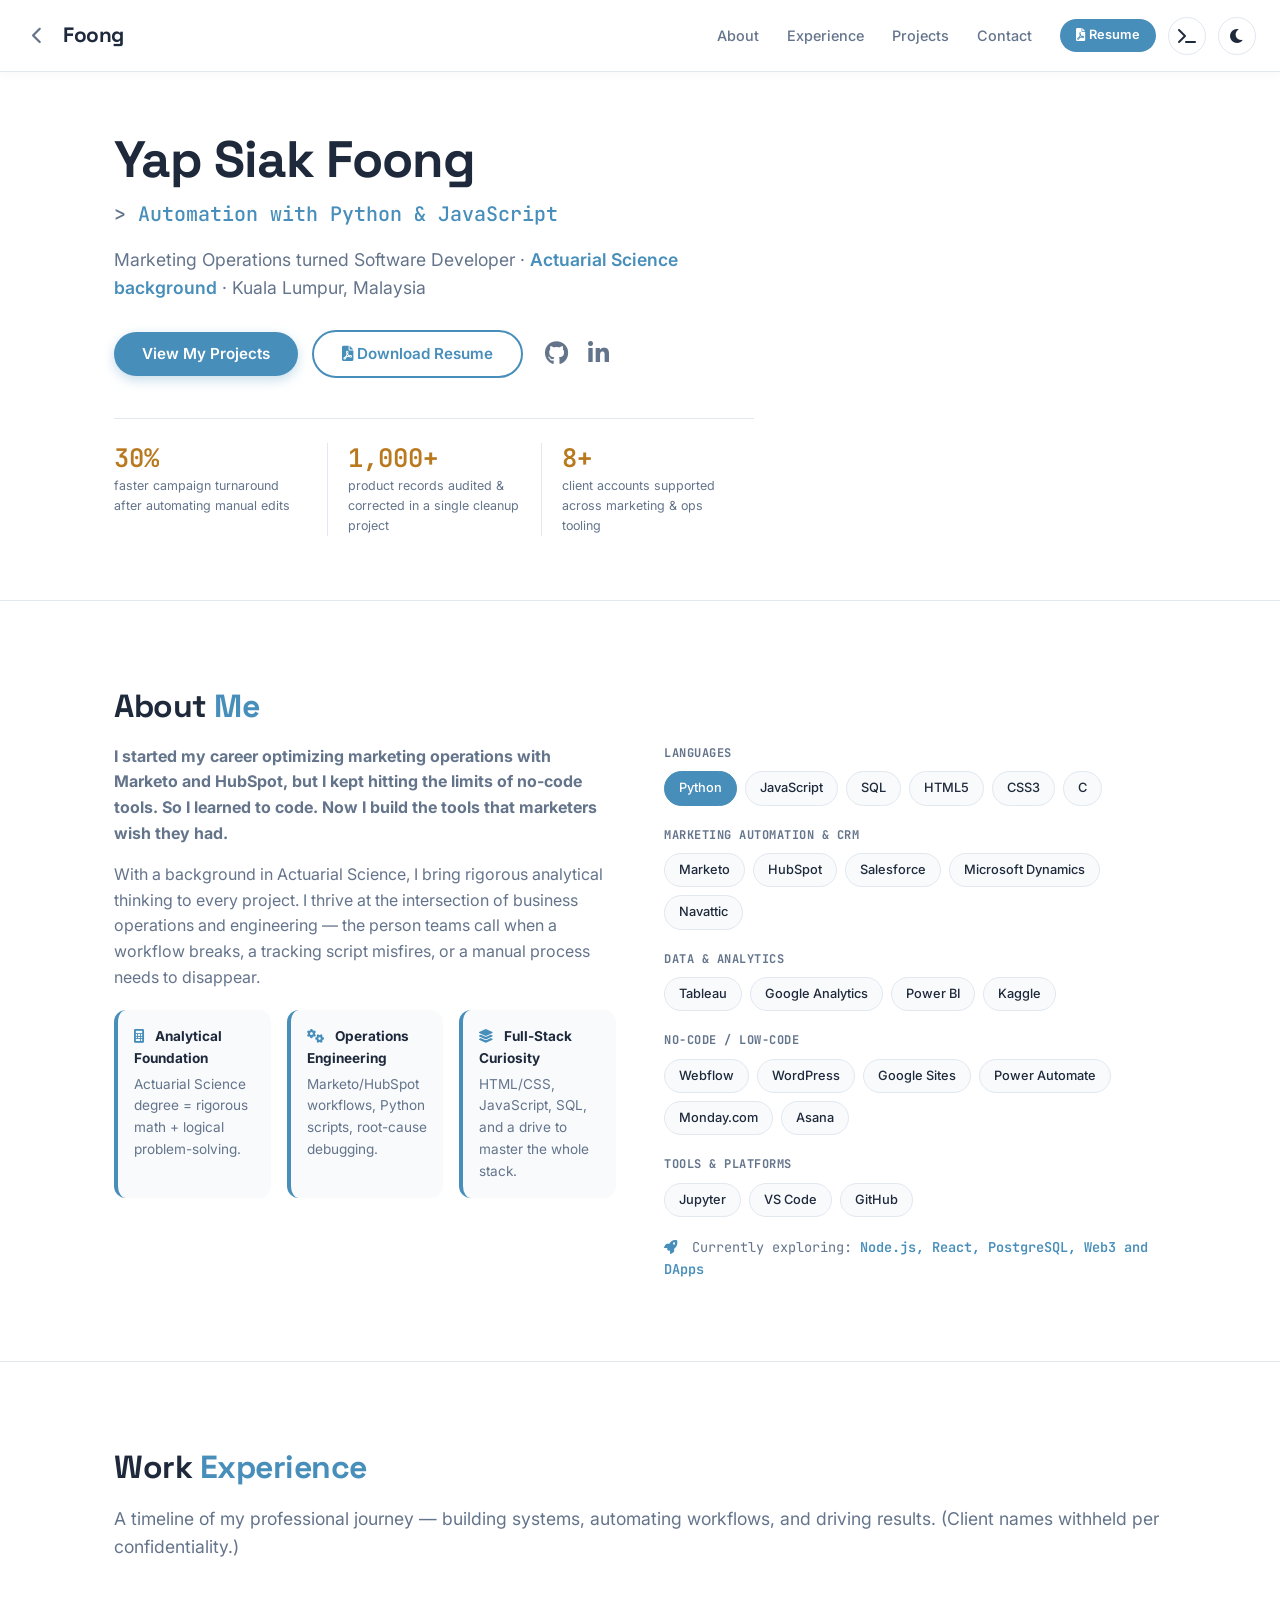
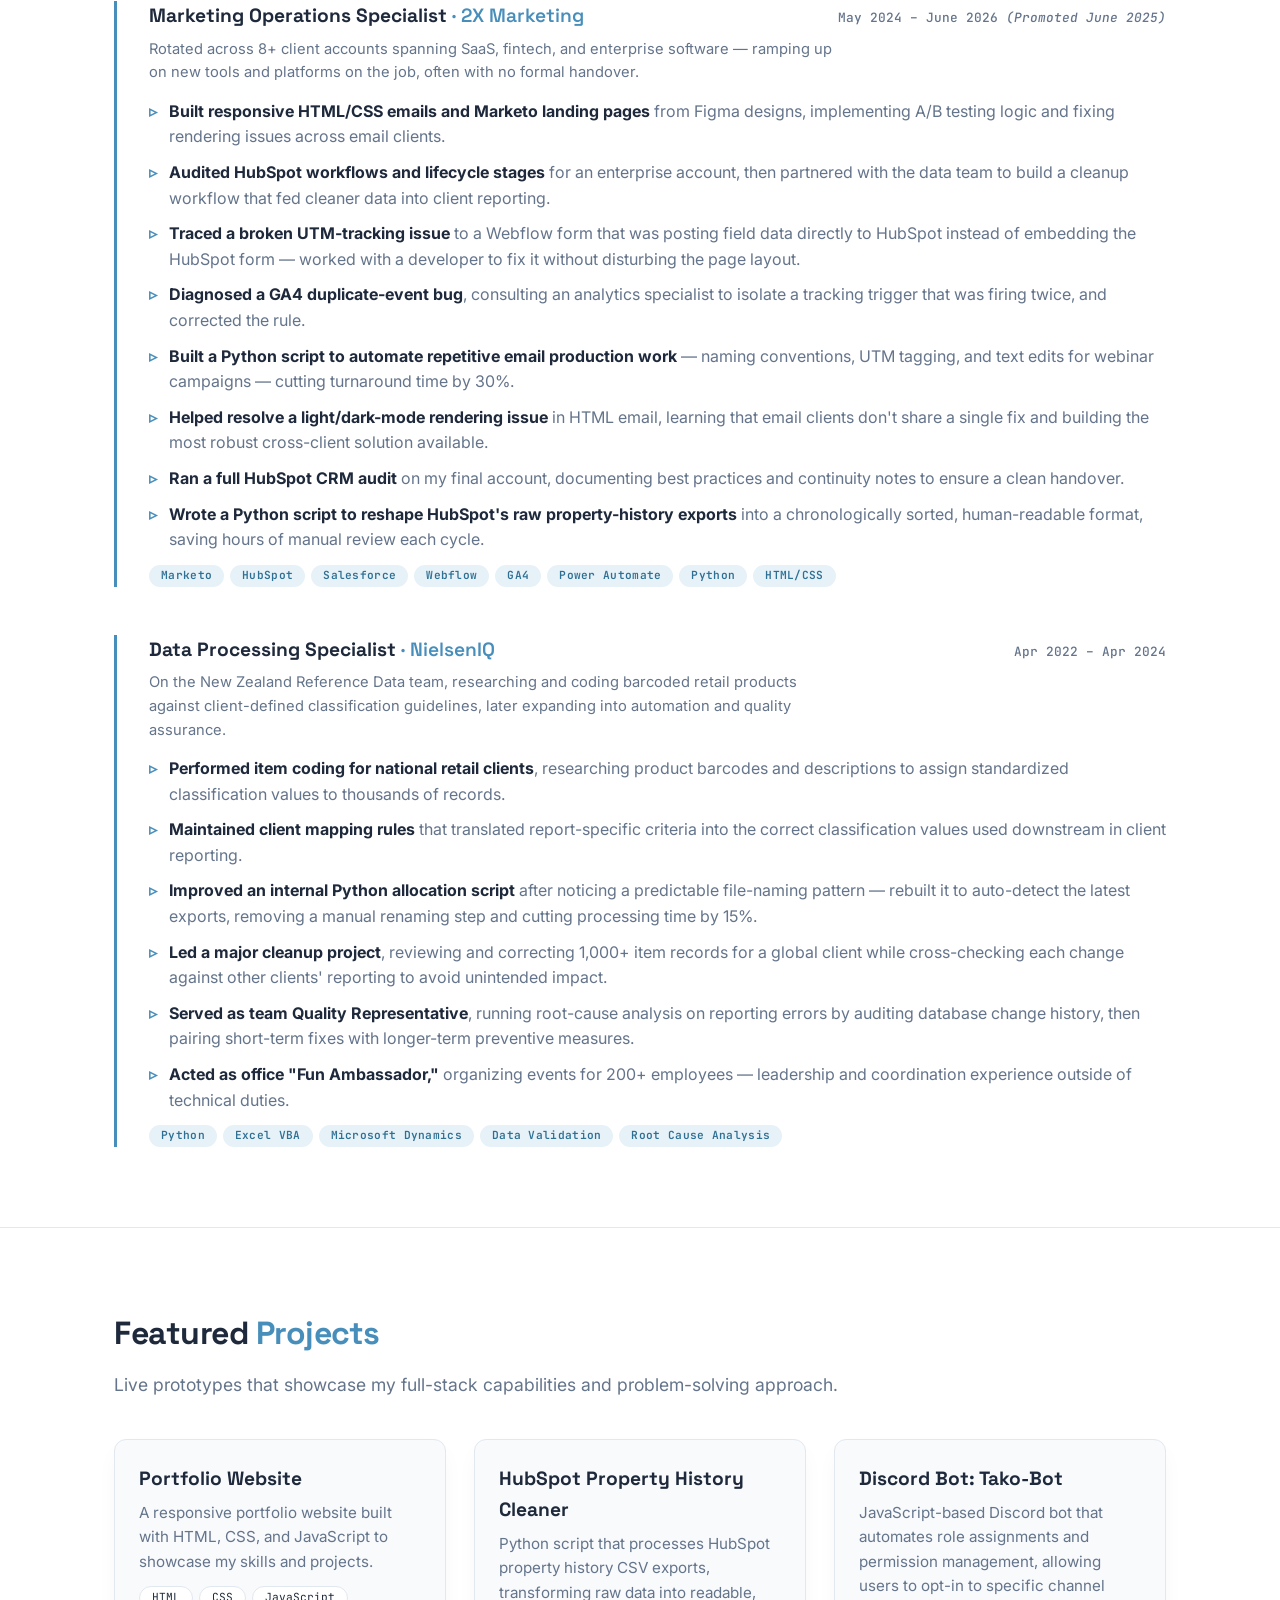
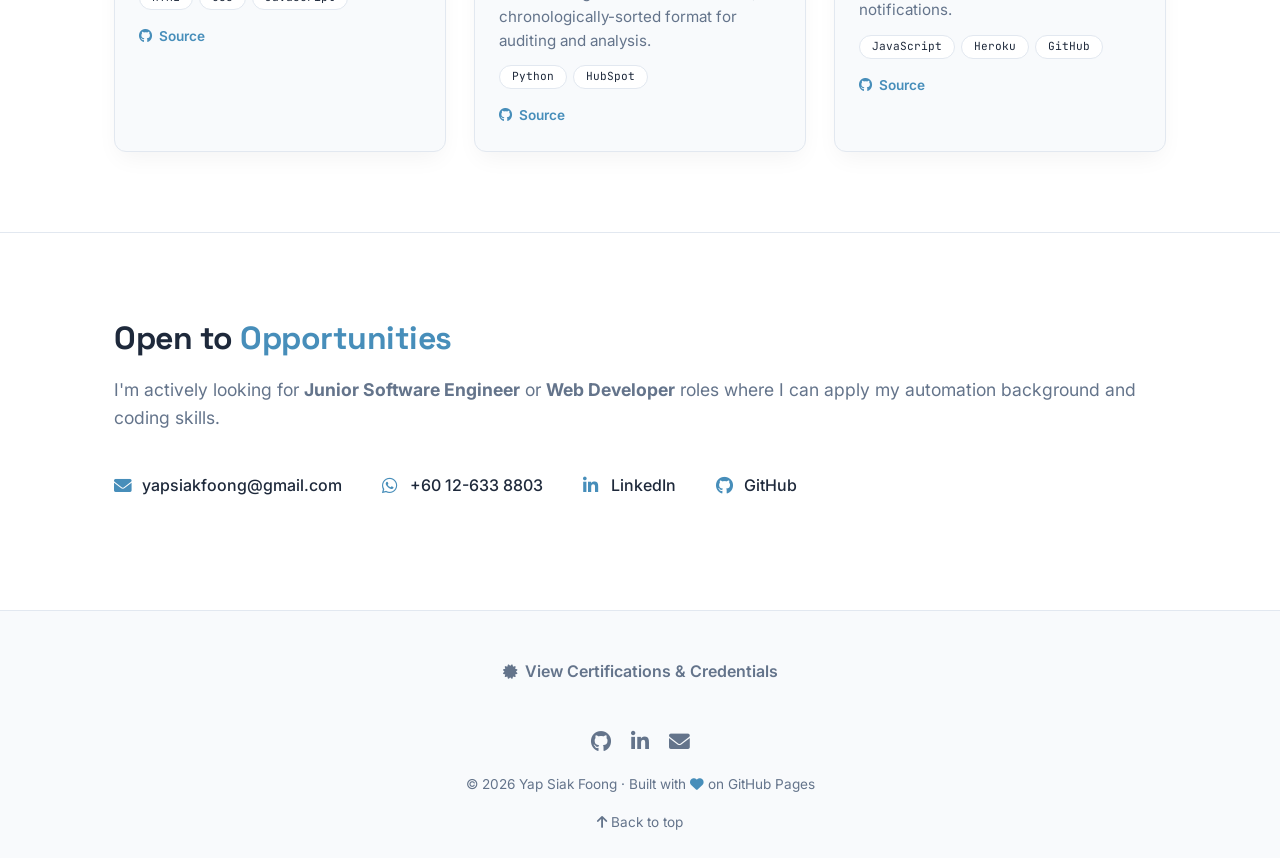
<file: curricullum-vitae/index.html>
<!DOCTYPE html>
<html lang="en">
<head>
  <meta charset="UTF-8" />
  <meta name="viewport" content="width=device-width, initial-scale=1.0" />
  <title>Foong · Software Dev</title>
  <!-- Font Awesome for Icons -->
  <link rel="stylesheet" href="https://cdnjs.cloudflare.com/ajax/libs/font-awesome/6.0.0-beta3/css/all.min.css" />
  <!-- Google Fonts: Space Grotesk (display) + Inter (body) + JetBrains Mono (data/code accents) -->
  <link rel="preconnect" href="https://fonts.googleapis.com">
  <link href="https://fonts.googleapis.com/css2?family=Space+Grotesk:wght@500;600;700&family=Inter:wght@400;500;600;700&family=JetBrains+Mono:wght@400;500;600&display=swap" rel="stylesheet">
  <style>
    /* ---------- CSS Variables / Brand ---------- */
    :root {
      --brand: #478eba;
      --brand-dark: #2e6f94;
      --brand-light: #e6f2f8;
      --accent: #b9791f;
      --bg: #ffffff;
      --bg-alt: #f8fafc;
      --text: #1e293b;
      --text-light: #64748b;
      --border: #e2e8f0;
      --shadow: 0 10px 25px -5px rgba(0, 0, 0, 0.05);
      --radius: 12px;
      --transition: 0.3s ease;
      --font-display: 'Space Grotesk', 'Futura', 'Century Gothic', sans-serif;
      --font-body: 'Inter', -apple-system, BlinkMacSystemFont, 'Segoe UI', Roboto, sans-serif;
      --font-mono: 'JetBrains Mono', 'Courier New', monospace;
    }

    /* Dark Mode Variables */
    [data-theme="dark"] {
      --bg: #0f172a;
      --bg-alt: #1e293b;
      --text: #f1f5f9;
      --text-light: #94a3b8;
      --border: #334155;
      --shadow: 0 10px 25px -5px rgba(0, 0, 0, 0.3);
      --accent: #f9c96a;
    }

    /* ---------- Reset & Base ---------- */
    * {
      margin: 0;
      padding: 0;
      box-sizing: border-box;
    }

    html {
      scroll-behavior: smooth;
    }

    body {
      font-family: var(--font-body);
      background: var(--bg);
      color: var(--text);
      line-height: 1.6;
      transition: background var(--transition), color var(--transition);
      padding-top: 72px;
    }

    a {
      color: var(--brand);
      text-decoration: none;
      transition: color var(--transition);
    }
    a:hover {
      color: var(--brand-dark);
    }

    a:focus-visible,
    button:focus-visible,
    input:focus-visible,
    summary:focus-visible {
      outline: 2px solid var(--brand);
      outline-offset: 3px;
      border-radius: 4px;
    }

    @media (prefers-reduced-motion: reduce) {
      *, *::before, *::after {
        animation-duration: 0.001ms !important;
        animation-iteration-count: 1 !important;
        transition-duration: 0.001ms !important;
        scroll-behavior: auto !important;
      }
    }

    .container {
      max-width: 1100px;
      margin: 0 auto;
      padding: 0 24px;
    }

    /* ---------- Buttons ---------- */
    .btn-primary {
      display: inline-block;
      background: var(--brand);
      color: #fff;
      padding: 10px 28px;
      border-radius: 50px;
      font-weight: 600;
      font-size: 0.95rem;
      border: none;
      cursor: pointer;
      transition: background var(--transition), transform 0.2s;
      box-shadow: 0 4px 12px rgba(71, 142, 186, 0.3);
    }
    .btn-primary:hover {
      background: var(--brand-dark);
      transform: translateY(-2px);
      color: #fff;
    }

    .btn-outline {
      display: inline-block;
      background: transparent;
      color: var(--brand);
      padding: 10px 28px;
      border-radius: 50px;
      font-weight: 600;
      font-size: 0.95rem;
      border: 2px solid var(--brand);
      cursor: pointer;
      transition: all var(--transition);
    }
    .btn-outline:hover {
      background: var(--brand);
      color: #fff;
    }

    /* ---------- Header / Nav ---------- */
    header {
      position: fixed;
      top: 0;
      left: 0;
      width: 100%;
      background: var(--bg);
      border-bottom: 1px solid var(--border);
      padding: 0 24px;
      height: 72px;
      display: flex;
      align-items: center;
      justify-content: space-between;
      z-index: 1000;
      transition: background var(--transition), border var(--transition);
      box-shadow: 0 2px 10px rgba(0, 0, 0, 0.03);
    }

    .header-left {
      display: flex;
      align-items: center;
      gap: 12px;
    }

    .back-link {
      color: var(--text-light);
      font-size: 1.1rem;
      padding: 4px 8px;
      border-radius: 8px;
      transition: all var(--transition);
      display: inline-flex;
      align-items: center;
    }
    .back-link:hover {
      color: var(--brand);
      background: var(--bg-alt);
    }

    .logo {
      font-family: var(--font-display);
      font-size: 1.3rem;
      font-weight: 700;
      color: var(--text);
      letter-spacing: -0.5px;
    }
    .logo span {
      color: var(--brand);
    }

    nav {
      display: flex;
      align-items: center;
      gap: 28px;
    }

    /* Desktop Nav Links */
    .nav-links {
      display: flex;
      align-items: center;
      gap: 28px;
    }
    .nav-links a {
      font-size: 0.9rem;
      font-weight: 500;
      color: var(--text-light);
      transition: color var(--transition);
      position: relative;
    }
    .nav-links a:hover,
    .nav-links a.active {
      color: var(--brand);
    }
    .nav-links a::after {
      content: '';
      position: absolute;
      bottom: -4px;
      left: 0;
      width: 0;
      height: 2px;
      background: var(--brand);
      transition: width var(--transition);
    }
    .nav-links a:hover::after {
      width: 100%;
    }

    .nav-resume-link {
      display: none;
    }

    /* Hamburger Menu */
    .hamburger {
      display: none;
      flex-direction: column;
      gap: 5px;
      background: none;
      border: none;
      cursor: pointer;
      padding: 4px;
      z-index: 1001;
    }
    .hamburger span {
      display: block;
      width: 25px;
      height: 3px;
      background: var(--text);
      border-radius: 3px;
      transition: all var(--transition);
      transform-origin: center;
    }
    .hamburger.active span:nth-child(1) {
      transform: rotate(45deg) translate(5px, 5px);
    }
    .hamburger.active span:nth-child(2) {
      opacity: 0;
    }
    .hamburger.active span:nth-child(3) {
      transform: rotate(-45deg) translate(5px, -5px);
    }

    /* Header actions */
    .header-actions {
      display: flex;
      align-items: center;
      gap: 12px;
    }
    .header-actions .btn-resume {
      background: var(--brand);
      color: #fff;
      padding: 6px 16px;
      border-radius: 50px;
      font-size: 0.8rem;
      font-weight: 600;
      transition: background var(--transition);
    }
    .header-actions .btn-resume:hover {
      background: var(--brand-dark);
      color: #fff;
    }

    .dark-toggle {
      background: none;
      border: 1px solid var(--border);
      border-radius: 50%;
      width: 38px;
      height: 38px;
      display: flex;
      align-items: center;
      justify-content: center;
      cursor: pointer;
      color: var(--text);
      font-size: 1rem;
      transition: all var(--transition);
    }
    .dark-toggle:hover {
      border-color: var(--brand);
      color: var(--brand);
    }

    .terminal-trigger {
      background: none;
      border: 1px solid var(--border);
      border-radius: 50%;
      width: 38px;
      height: 38px;
      display: flex;
      align-items: center;
      justify-content: center;
      cursor: pointer;
      color: var(--text);
      font-size: 1rem;
      transition: all var(--transition);
      font-family: var(--font-mono);
      font-weight: 700;
    }
    .terminal-trigger:hover {
      border-color: var(--brand);
      color: var(--brand);
    }

    /* ---------- Sections ---------- */
    section {
      padding: 80px 0;
      border-bottom: 1px solid var(--border);
      transition: border var(--transition);
    }
    section:last-of-type {
      border-bottom: none;
    }

    .section-title {
      font-family: var(--font-display);
      font-size: 2rem;
      font-weight: 700;
      margin-bottom: 12px;
      letter-spacing: -0.5px;
    }
    .section-title span {
      color: var(--brand);
    }
    .section-subtitle {
      color: var(--text-light);
      margin-bottom: 40px;
      font-size: 1.1rem;
    }

    /* ---------- Hero ---------- */
    #hero {
      padding: 60px 0 64px;
      border-bottom: 1px solid var(--border);
    }
    #hero h1 {
      font-family: var(--font-display);
      font-size: 3.2rem;
      font-weight: 700;
      letter-spacing: -1px;
      line-height: 1.1;
    }
    #hero .tagline {
      font-family: var(--font-mono);
      font-size: 1.25rem;
      font-weight: 500;
      color: var(--brand);
      margin: 10px 0 12px;
      min-height: 2.2rem;
    }
    #hero .tagline::before {
      content: '> ';
      color: var(--text-light);
    }
    #hero .sub-headline {
      font-size: 1.1rem;
      color: var(--text-light);
      max-width: 600px;
      margin-bottom: 28px;
    }
    #hero .sub-headline .highlight {
      color: var(--brand);
      font-weight: 600;
    }
    .hero-actions {
      display: flex;
      flex-wrap: wrap;
      gap: 14px;
      align-items: center;
      margin-bottom: 40px;
    }
    .hero-actions .social-icon {
      font-size: 1.5rem;
      color: var(--text-light);
      transition: color var(--transition);
      margin: 0 8px;
    }
    .hero-actions .social-icon:hover {
      color: var(--brand);
    }

    /* Impact stats strip — signature element */
    .stat-strip {
      display: grid;
      grid-template-columns: repeat(3, 1fr);
      gap: 0;
      max-width: 640px;
      border-top: 1px solid var(--border);
      padding-top: 24px;
    }
    .stat-strip .stat {
      padding-right: 20px;
    }
    .stat-strip .stat + .stat {
      border-left: 1px solid var(--border);
      padding-left: 20px;
    }
    .stat-strip .stat-num {
      font-family: var(--font-mono);
      font-size: 1.6rem;
      font-weight: 600;
      color: var(--accent);
      display: block;
      line-height: 1.2;
    }
    .stat-strip .stat-label {
      font-size: 0.78rem;
      color: var(--text-light);
      margin-top: 2px;
      display: block;
    }

    /* ---------- About + Skills (2-col) ---------- */
    .about-skills-grid {
      display: grid;
      grid-template-columns: 1fr 1fr;
      gap: 48px;
      align-items: start;
    }

    .about-text p {
      margin-bottom: 16px;
      color: var(--text-light);
    }
    .about-text .pillars {
      display: grid;
      grid-template-columns: 1fr 1fr 1fr;
      gap: 16px;
      margin-top: 20px;
    }
    .pillar {
      background: var(--bg-alt);
      padding: 16px;
      border-radius: var(--radius);
      border-left: 4px solid var(--brand);
      transition: background var(--transition);
    }
    .pillar h4 {
      font-size: 0.85rem;
      margin-bottom: 4px;
    }
    .pillar h4 i {
      margin-right: 8px;
      color: var(--brand);
    }
    .pillar p {
      font-size: 0.85rem;
      color: var(--text-light);
      margin: 0;
    }

    /* Skills Tag Cloud */
    .skills-group {
      margin-bottom: 20px;
    }
    .skills-group h4 {
      font-family: var(--font-mono);
      font-size: 0.75rem;
      text-transform: uppercase;
      letter-spacing: 0.5px;
      color: var(--text-light);
      margin-bottom: 8px;
    }
    .tags {
      display: flex;
      flex-wrap: wrap;
      gap: 8px;
    }
    .tag {
      background: var(--bg-alt);
      padding: 6px 14px;
      border-radius: 50px;
      font-size: 0.8rem;
      font-weight: 500;
      color: var(--text);
      border: 1px solid var(--border);
      transition: all var(--transition);
    }
    .tag:hover {
      border-color: var(--brand);
      color: var(--brand);
      transform: translateY(-2px);
    }
    .tag.brand {
      background: var(--brand);
      color: #fff;
      border-color: var(--brand);
    }
    .tag.brand:hover {
      background: var(--brand-dark);
      border-color: var(--brand-dark);
      color: #fff;
    }

    .exploring {
      margin-top: 16px;
      font-family: var(--font-mono);
      font-size: 0.85rem;
      color: var(--text-light);
    }
    .exploring i {
      margin-right: 6px;
      color: var(--brand);
    }
    .exploring strong {
      color: var(--brand);
      font-weight: 600;
    }

    /* ---------- Experience (Timeline) ---------- */
    .timeline {
      display: flex;
      flex-direction: column;
      gap: 48px;
    }
    .timeline-item {
      position: relative;
      padding-left: 32px;
      border-left: 3px solid var(--brand);
    }
    .timeline-item .meta {
      display: flex;
      flex-wrap: wrap;
      justify-content: space-between;
      align-items: baseline;
      margin-bottom: 6px;
    }
    .timeline-item .meta h3 {
      font-family: var(--font-display);
      font-size: 1.2rem;
      font-weight: 700;
    }
    .timeline-item .meta .company {
      color: var(--brand);
      font-weight: 600;
    }
    .timeline-item .meta .date {
      font-family: var(--font-mono);
      font-size: 0.8rem;
      color: var(--text-light);
      font-weight: 500;
    }
    .timeline-item .role-context {
      font-size: 0.92rem;
      color: var(--text-light);
      margin: 6px 0 14px;
      max-width: 700px;
    }
    .timeline-item ul {
      list-style: none;
      padding: 0;
      margin: 8px 0 12px;
    }
    .timeline-item ul li {
      position: relative;
      padding-left: 20px;
      margin-bottom: 10px;
      color: var(--text-light);
    }
    .timeline-item ul li::before {
      content: '▹';
      position: absolute;
      left: 0;
      color: var(--brand);
      font-weight: 700;
    }
    .timeline-item ul li strong {
      color: var(--text);
    }
    .tech-tags {
      display: flex;
      flex-wrap: wrap;
      gap: 6px;
      margin-top: 8px;
    }
    .tech-tags span {
      font-family: var(--font-mono);
      background: var(--brand-light);
      color: var(--brand-dark);
      padding: 2px 12px;
      border-radius: 50px;
      font-size: 0.7rem;
      font-weight: 600;
      letter-spacing: 0.3px;
      transition: background var(--transition), color var(--transition);
    }
    [data-theme="dark"] .tech-tags span {
      background: #1e3a4f;
      color: #8bc3db;
    }

    /* ---------- Projects ---------- */
    .project-grid {
      display: grid;
      grid-template-columns: repeat(auto-fill, minmax(300px, 1fr));
      gap: 28px;
    }
    .project-card {
      background: var(--bg-alt);
      border-radius: var(--radius);
      padding: 24px;
      border: 1px solid var(--border);
      transition: all var(--transition);
      box-shadow: var(--shadow);
    }
    .project-card:hover {
      transform: translateY(-6px);
      border-color: var(--brand);
      box-shadow: 0 20px 30px -10px rgba(71, 142, 186, 0.15);
    }
    .project-card h3 {
      font-family: var(--font-display);
      font-size: 1.2rem;
      margin-bottom: 6px;
    }
    .project-card p {
      font-size: 0.95rem;
      color: var(--text-light);
      margin-bottom: 12px;
    }
    .project-card .project-tech {
      display: flex;
      flex-wrap: wrap;
      gap: 6px;
      margin-bottom: 16px;
    }
    .project-card .project-tech span {
      font-family: var(--font-mono);
      background: var(--bg);
      padding: 2px 12px;
      border-radius: 50px;
      font-size: 0.7rem;
      border: 1px solid var(--border);
      transition: background var(--transition), border var(--transition);
    }
    .project-card .project-links {
      display: flex;
      gap: 12px;
    }
    .project-card .project-links a {
      font-size: 0.85rem;
      font-weight: 600;
    }
    .project-card .project-links a i {
      margin-right: 4px;
    }

    /* ---------- Contact ---------- */
    #contact .contact-info {
      display: flex;
      flex-wrap: wrap;
      gap: 20px 40px;
      margin: 20px 0 32px;
    }
    #contact .contact-info a {
      display: inline-flex;
      align-items: center;
      gap: 8px;
      color: var(--text);
      font-weight: 500;
      transition: color var(--transition);
    }
    #contact .contact-info a:hover {
      color: var(--brand);
    }
    #contact .contact-info i {
      color: var(--brand);
      width: 20px;
      font-size: 1.1rem;
    }

    /* ---------- Footer ---------- */
    footer {
      background: var(--bg-alt);
      border-top: 1px solid var(--border);
      padding: 40px 0 24px;
      transition: background var(--transition), border var(--transition);
    }
    footer .footer-inner {
      display: flex;
      flex-direction: column;
      align-items: center;
      text-align: center;
      gap: 16px;
    }
    footer .footer-social {
      display: flex;
      gap: 20px;
    }
    footer .footer-social a {
      color: var(--text-light);
      font-size: 1.3rem;
      transition: color var(--transition);
    }
    footer .footer-social a:hover {
      color: var(--brand);
    }
    footer .footer-copy {
      font-size: 0.85rem;
      color: var(--text-light);
    }
    footer .footer-copy i {
      color: var(--brand);
    }

    /* Certificate Accordion in Footer */
    .cert-accordion {
      width: 100%;
      max-width: 500px;
      margin: 0 auto 16px;
    }
    .cert-accordion summary {
      cursor: pointer;
      font-weight: 600;
      color: var(--text-light);
      padding: 8px 0;
      transition: color var(--transition);
      list-style: none;
      display: flex;
      align-items: center;
      justify-content: center;
      gap: 8px;
    }
    .cert-accordion summary::-webkit-details-marker {
      display: none;
    }
    .cert-accordion summary:hover {
      color: var(--brand);
    }
    .cert-accordion summary i {
      font-size: 0.9rem;
    }
    .cert-grid {
      display: flex;
      flex-wrap: wrap;
      justify-content: center;
      gap: 12px 24px;
      padding: 16px 0 8px;
    }
    .cert-item {
      font-size: 0.85rem;
      background: var(--bg);
      padding: 4px 16px;
      border-radius: 50px;
      border: 1px solid var(--border);
      transition: border var(--transition), background var(--transition);
    }
    .cert-item .cert-date {
      color: var(--text-light);
      font-size: 0.7rem;
      margin-left: 6px;
    }

    /* Certificate Link Styling */
    .cert-item a {
      color: var(--text);
      transition: color var(--transition);
      display: inline-flex;
      align-items: center;
      gap: 4px;
    }

    .cert-item a:hover {
      color: var(--brand);
    }

    .cert-item a .cert-date {
      color: var(--text-light);
      font-weight: 400;
    }

    .cert-item a i {
      font-size: 0.6rem;
      opacity: 0.6;
      transition: opacity var(--transition);
    }

    .cert-item a:hover i {
      opacity: 1;
    }

    /* ---------- Terminal Overlay ---------- */
    .terminal-overlay {
      display: none;
      position: fixed;
      top: 0;
      left: 0;
      width: 100%;
      height: 100%;
      background: rgba(0, 0, 0, 0.6);
      backdrop-filter: blur(4px);
      z-index: 2000;
      justify-content: center;
      align-items: center;
    }
    .terminal-overlay.active {
      display: flex;
    }
    .terminal-window {
      background: #1e1e2e;
      border-radius: var(--radius);
      width: 90%;
      max-width: 640px;
      max-height: 80vh;
      box-shadow: 0 30px 60px rgba(0, 0, 0, 0.5);
      display: flex;
      flex-direction: column;
      overflow: hidden;
    }
    .terminal-header {
      padding: 12px 20px;
      background: #2d2d44;
      display: flex;
      justify-content: space-between;
      align-items: center;
      cursor: move;
    }
    .terminal-header .dots {
      display: flex;
      gap: 8px;
    }
    .terminal-header .dot {
      width: 12px;
      height: 12px;
      border-radius: 50%;
    }
    .terminal-header .dot.red { background: #ff5f56; }
    .terminal-header .dot.yellow { background: #ffbd2e; }
    .terminal-header .dot.green { background: #27c93f; }
    .terminal-header .title {
      color: #a6a9b0;
      font-size: 0.8rem;
      font-family: var(--font-mono);
    }
    .terminal-close {
      background: none;
      border: none;
      color: #a6a9b0;
      font-size: 1.2rem;
      cursor: pointer;
    }
    .terminal-close:hover {
      color: #fff;
    }
    .terminal-body {
      padding: 20px;
      font-family: var(--font-mono);
      color: #cdd6f4;
      font-size: 0.9rem;
      overflow-y: auto;
      flex: 1;
      min-height: 200px;
      background: #1e1e2e;
      line-height: 1.7;
    }
    .terminal-body .prompt {
      color: #a6e3a1;
    }
    .terminal-body .command {
      color: #89b4fa;
    }
    .terminal-body .output {
      color: #cdd6f4;
      margin-left: 12px;
      white-space: pre-wrap;
    }
    .terminal-body .output .highlight {
      color: #f9e2af;
    }
    .terminal-input-line {
      display: flex;
      align-items: center;
      gap: 8px;
      margin-top: 8px;
    }
    .terminal-input-line span {
      color: #a6e3a1;
    }
    .terminal-input-line input {
      background: transparent;
      border: none;
      color: #cdd6f4;
      font-family: var(--font-mono);
      font-size: 0.9rem;
      flex: 1;
      outline: none;
    }
    .terminal-input-line input::placeholder {
      color: #6c7086;
    }

    /* ---------- RESPONSIVE ---------- */
    @media (max-width: 768px) {
      body {
        padding-top: 64px;
      }
      header {
        height: 64px;
        padding: 0 16px;
      }

      .logo {
        font-size: 1rem;
      }

      /* Show hamburger on mobile */
      .hamburger {
        display: flex;
      }

      /* Hide nav links by default on mobile */
      .nav-links {
        position: fixed;
        top: 64px;
        left: 0;
        width: 100%;
        background: var(--bg);
        flex-direction: column;
        padding: 24px 20px;
        gap: 16px;
        border-bottom: 1px solid var(--border);
        transform: translateY(-120%);
        transition: transform 0.3s ease;
        box-shadow: 0 10px 20px rgba(0, 0, 0, 0.05);
        z-index: 999;
      }
      .nav-links.open {
        transform: translateY(0);
      }
      .nav-links a {
        font-size: 1rem;
        padding: 8px 0;
        width: 100%;
        text-align: center;
      }
      .nav-links a::after {
        display: none;
      }

      /* Adjust header actions on mobile — resume moves into the nav menu instead */
      .header-actions .btn-resume {
        display: none;
      }
      .nav-links a.nav-resume-link {
        display: flex;
        align-items: center;
        justify-content: center;
        gap: 8px;
        width: 100%;
        margin-top: 8px;
        padding: 12px;
        background: var(--brand);
        color: #fff;
        border-radius: 50px;
        font-weight: 600;
        font-size: 0.95rem;
        transition: background var(--transition);
      }
      .nav-links a.nav-resume-link:hover {
        background: var(--brand-dark);
        color: #fff;
      }
      .dark-toggle,
      .terminal-trigger {
        width: 34px;
        height: 34px;
        font-size: 0.85rem;
      }

      #hero h1 {
        font-size: 2.2rem;
      }
      #hero .tagline {
        font-size: 1.05rem;
      }

      .stat-strip {
        grid-template-columns: 1fr 1fr;
        row-gap: 20px;
      }
      .stat-strip .stat:nth-child(3) {
        border-left: none;
        padding-left: 0;
        grid-column: 1 / -1;
        border-top: 1px solid var(--border);
        padding-top: 16px;
      }

      .about-skills-grid {
        grid-template-columns: 1fr;
        gap: 32px;
      }
      .about-text .pillars {
        grid-template-columns: 1fr;
      }

      .project-grid {
        grid-template-columns: 1fr;
      }

      .timeline-item .meta {
        flex-direction: column;
        align-items: flex-start;
        gap: 4px;
      }

      .terminal-window {
        width: 95%;
        max-height: 90vh;
      }

      .back-link {
        font-size: 0.95rem;
        padding: 2px 6px;
      }
    }

    @media (max-width: 480px) {
      .hero-actions {
        flex-direction: column;
        align-items: stretch;
      }
      .hero-actions .btn-primary,
      .hero-actions .btn-outline {
        text-align: center;
      }
      .hero-actions .social-icon {
        font-size: 1.3rem;
        margin: 0 8px;
      }
      .hero-actions .social-icon:first-of-type {
        margin-left: 0;
      }

      .section-title {
        font-size: 1.6rem;
      }
    }

    /* Small fix for very small screens */
    @media (max-width: 360px) {
      .header-actions {
        gap: 6px;
      }
      .dark-toggle,
      .terminal-trigger {
        width: 30px;
        height: 30px;
        font-size: 0.75rem;
      }
    }
  </style>
</head>
<body>

  <!-- ===== HEADER ===== -->
  <header>
    <div class="header-left">
      <!-- Back Link -->
      <a href="https://f00ng3r1n0.github.io/portfolio/" class="back-link" aria-label="Go back">
        <i class="fas fa-chevron-left"></i>
      </a>
      <a href="#" class="logo">Foong</a>
    </div>

    <nav>
      <button class="hamburger" id="hamburgerToggle" aria-label="Toggle menu">
        <span></span>
        <span></span>
        <span></span>
      </button>

      <div class="nav-links" id="navLinks">
        <a href="#about">About</a>
        <a href="#experience">Experience</a>
        <a href="#projects">Projects</a>
        <a href="#contact">Contact</a>
        <a href="https://drive.google.com/file/d/1uVUIXsiGbBR4871mAgNcEr9K8NCUqzH2/view?usp=sharing" class="nav-resume-link" download target="_blank"><i class="fas fa-file-pdf"></i> Download Resume</a>
      </div>

      <div class="header-actions">
        <a href="https://drive.google.com/file/d/1uVUIXsiGbBR4871mAgNcEr9K8NCUqzH2/view?usp=sharing" class="btn-resume" download target="_blank"><i class="fas fa-file-pdf"></i> <span>Resume</span></a>
        <button class="terminal-trigger" id="terminalTrigger" aria-label="Open Terminal"><i class="fas fa-terminal"></i></button>
        <button class="dark-toggle" id="darkToggle" aria-label="Toggle dark mode">
          <i class="fas fa-moon"></i>
        </button>
      </div>
    </nav>
  </header>

  <!-- ===== TERMINAL OVERLAY ===== -->
  <div class="terminal-overlay" id="terminalOverlay">
    <div class="terminal-window" id="terminalWindow">
      <div class="terminal-header">
        <div class="dots">
          <span class="dot red"></span>
          <span class="dot yellow"></span>
          <span class="dot green"></span>
        </div>
        <span class="title">developer@portfolio:~</span>
        <button class="terminal-close" id="terminalClose">&times;</button>
      </div>
      <div class="terminal-body" id="terminalBody">
        <div>Welcome to my terminal. Type <span class="highlight">help</span> for commands.</div>
        <div class="terminal-input-line">
          <span>$</span>
          <input type="text" id="terminalInput" placeholder="type a command..." autofocus />
        </div>
      </div>
    </div>
  </div>

  <!-- ===== HERO ===== -->
  <section id="hero">
    <div class="container">
      <h1>Yap Siak Foong</h1>
      <div class="tagline" id="rotatingTagline">Automation with Python &amp; JavaScript</div>
      <p class="sub-headline">
        Marketing Operations turned Software Developer &middot;
        <span class="highlight">Actuarial Science background</span> &middot;
        Kuala Lumpur, Malaysia
      </p>
      <div class="hero-actions">
        <a href="#projects" class="btn-primary">View My Projects</a>
        <a href="https://drive.google.com/file/d/1uVUIXsiGbBR4871mAgNcEr9K8NCUqzH2/view?usp=sharing" class="btn-outline" download target="_blank"><i class="fas fa-file-pdf"></i> Download Resume</a>
        <div style="text-align: center;">
          <a href="https://github.com/F00NG3R1N0" target="_blank" class="social-icon" aria-label="GitHub"><i class="fab fa-github"></i></a>
          <a href="https://linkedin.com/in/yapsiakfoong" target="_blank" class="social-icon" aria-label="LinkedIn"><i class="fab fa-linkedin-in"></i></a>
        </div>
      </div>
      <div class="stat-strip">
        <div class="stat">
          <span class="stat-num">30%</span>
          <span class="stat-label">faster campaign turnaround after automating manual edits</span>
        </div>
        <div class="stat">
          <span class="stat-num">1,000+</span>
          <span class="stat-label">product records audited &amp; corrected in a single cleanup project</span>
        </div>
        <div class="stat">
          <span class="stat-num">8+</span>
          <span class="stat-label">client accounts supported across marketing &amp; ops tooling</span>
        </div>
      </div>
    </div>
  </section>

  <!-- ===== ABOUT + SKILLS ===== -->
  <section id="about">
    <div class="container">
      <h2 class="section-title">About <span>Me</span></h2>
      <div class="about-skills-grid">
        <div class="about-text">
          <p>
            <strong>I started my career optimizing marketing operations with Marketo and HubSpot, but I kept hitting the limits of no-code tools. So I learned to code. Now I build the tools that marketers wish they had.</strong>
          </p>
          <p>
            With a background in Actuarial Science, I bring rigorous analytical thinking to every project. I thrive at the intersection of business operations and engineering — the person teams call when a workflow breaks, a tracking script misfires, or a manual process needs to disappear.
          </p>
          <div class="pillars">
            <div class="pillar">
              <h4><i class="fas fa-calculator"></i> Analytical Foundation</h4>
              <p>Actuarial Science degree = rigorous math + logical problem-solving.</p>
            </div>
            <div class="pillar">
              <h4><i class="fas fa-cogs"></i> Operations Engineering</h4>
              <p>Marketo/HubSpot workflows, Python scripts, root-cause debugging.</p>
            </div>
            <div class="pillar">
              <h4><i class="fas fa-layer-group"></i> Full-Stack Curiosity</h4>
              <p>HTML/CSS, JavaScript, SQL, and a drive to master the whole stack.</p>
            </div>
          </div>
        </div>

        <div class="skills-cloud">
          <div class="skills-group">
            <h4>Languages</h4>
            <div class="tags">
              <span class="tag brand">Python</span>
              <span class="tag">JavaScript</span>
              <span class="tag">SQL</span>
              <span class="tag">HTML5</span>
              <span class="tag">CSS3</span>
              <span class="tag">C</span>
            </div>
          </div>
          <div class="skills-group">
            <h4>Marketing Automation &amp; CRM</h4>
            <div class="tags">
              <span class="tag">Marketo</span>
              <span class="tag">HubSpot</span>
              <span class="tag">Salesforce</span>
              <span class="tag">Microsoft Dynamics</span>
              <span class="tag">Navattic</span>
            </div>
          </div>
          <div class="skills-group">
            <h4>Data &amp; Analytics</h4>
            <div class="tags">
              <span class="tag">Tableau</span>
              <span class="tag">Google Analytics</span>
              <span class="tag">Power BI</span>
              <span class="tag">Kaggle</span>
            </div>
          </div>
          <div class="skills-group">
            <h4>No-Code / Low-Code</h4>
            <div class="tags">
              <span class="tag">Webflow</span>
              <span class="tag">WordPress</span>
              <span class="tag">Google Sites</span>
              <span class="tag">Power Automate</span>
              <span class="tag">Monday.com</span>
              <span class="tag">Asana</span>
            </div>
          </div>
          <div class="skills-group">
            <h4>Tools &amp; Platforms</h4>
            <div class="tags">
              <span class="tag">Jupyter</span>
              <span class="tag">VS Code</span>
              <span class="tag">GitHub</span>
            </div>
          </div>
          <div class="exploring">
            <i class="fas fa-rocket"></i>
            Currently exploring: <strong>Node.js, React, PostgreSQL, Web3 and DApps</strong>
          </div>
        </div>
      </div>
    </div>
  </section>

  <!-- ===== EXPERIENCE ===== -->
  <section id="experience">
    <div class="container">
      <h2 class="section-title">Work <span>Experience</span></h2>
      <p class="section-subtitle">A timeline of my professional journey — building systems, automating workflows, and driving results. (Client names withheld per confidentiality.)</p>

      <div class="timeline">

        <!-- Role 1: 2X Marketing -->
        <div class="timeline-item">
          <div class="meta">
            <h3>Marketing Operations Specialist <span class="company">· 2X Marketing</span></h3>
            <span class="date">May 2024 – June 2026 <em>(Promoted June 2025)</em></span>
          </div>
          <p class="role-context">Rotated across 8+ client accounts spanning SaaS, fintech, and enterprise software — ramping up on new tools and platforms on the job, often with no formal handover.</p>
          <ul>
            <li><strong>Built responsive HTML/CSS emails and Marketo landing pages</strong> from Figma designs, implementing A/B testing logic and fixing rendering issues across email clients.</li>
            <li><strong>Audited HubSpot workflows and lifecycle stages</strong> for an enterprise account, then partnered with the data team to build a cleanup workflow that fed cleaner data into client reporting.</li>
            <li><strong>Traced a broken UTM-tracking issue</strong> to a Webflow form that was posting field data directly to HubSpot instead of embedding the HubSpot form — worked with a developer to fix it without disturbing the page layout.</li>
            <li><strong>Diagnosed a GA4 duplicate-event bug</strong>, consulting an analytics specialist to isolate a tracking trigger that was firing twice, and corrected the rule.</li>
            <li><strong>Built a Python script to automate repetitive email production work</strong> — naming conventions, UTM tagging, and text edits for webinar campaigns — cutting turnaround time by 30%.</li>
            <li><strong>Helped resolve a light/dark-mode rendering issue</strong> in HTML email, learning that email clients don't share a single fix and building the most robust cross-client solution available.</li>
            <li><strong>Ran a full HubSpot CRM audit</strong> on my final account, documenting best practices and continuity notes to ensure a clean handover.</li>
            <li><strong>Wrote a Python script to reshape HubSpot's raw property-history exports</strong> into a chronologically sorted, human-readable format, saving hours of manual review each cycle.</li>
          </ul>
          <div class="tech-tags">
            <span>Marketo</span>
            <span>HubSpot</span>
            <span>Salesforce</span>
            <span>Webflow</span>
            <span>GA4</span>
            <span>Power Automate</span>
            <span>Python</span>
            <span>HTML/CSS</span>
          </div>
        </div>

        <!-- Role 2: NielsenIQ -->
        <div class="timeline-item">
          <div class="meta">
            <h3>Data Processing Specialist <span class="company">· NielsenIQ</span></h3>
            <span class="date">Apr 2022 – Apr 2024</span>
          </div>
          <p class="role-context">On the New Zealand Reference Data team, researching and coding barcoded retail products against client-defined classification guidelines, later expanding into automation and quality assurance.</p>
          <ul>
            <li><strong>Performed item coding for national retail clients</strong>, researching product barcodes and descriptions to assign standardized classification values to thousands of records.</li>
            <li><strong>Maintained client mapping rules</strong> that translated report-specific criteria into the correct classification values used downstream in client reporting.</li>
            <li><strong>Improved an internal Python allocation script</strong> after noticing a predictable file-naming pattern — rebuilt it to auto-detect the latest exports, removing a manual renaming step and cutting processing time by 15%.</li>
            <li><strong>Led a major cleanup project</strong>, reviewing and correcting 1,000+ item records for a global client while cross-checking each change against other clients' reporting to avoid unintended impact.</li>
            <li><strong>Served as team Quality Representative</strong>, running root-cause analysis on reporting errors by auditing database change history, then pairing short-term fixes with longer-term preventive measures.</li>
            <li><strong>Acted as office "Fun Ambassador,"</strong> organizing events for 200+ employees — leadership and coordination experience outside of technical duties.</li>
          </ul>
          <div class="tech-tags">
            <span>Python</span>
            <span>Excel VBA</span>
            <span>Microsoft Dynamics</span>
            <span>Data Validation</span>
            <span>Root Cause Analysis</span>
          </div>
        </div>

      </div>
    </div>
  </section>

  <!-- ===== PROJECTS ===== -->
  <section id="projects">
    <div class="container">
      <h2 class="section-title">Featured <span>Projects</span></h2>
      <p class="section-subtitle">Live prototypes that showcase my full-stack capabilities and problem-solving approach.</p>

      <div class="project-grid">

        <!-- Project 1 -->
        <div class="project-card">
          <h3>Portfolio Website</h3>
          <p>A responsive portfolio website built with HTML, CSS, and JavaScript to showcase my skills and projects.</p>
          <div class="project-tech">
            <span>HTML</span>
            <span>CSS</span>
            <span>JavaScript</span>
          </div>
          <div class="project-links">
            <a href="https://f00ng3r1n0.github.io/portfolio/"><i class="fab fa-github"></i> Source</a>
          </div>
        </div>

        <!-- Project 2 -->
        <div class="project-card">
          <h3>HubSpot Property History Cleaner</h3>
          <p>Python script that processes HubSpot property history CSV exports, transforming raw data into readable, chronologically-sorted format for auditing and analysis.</p>
          <div class="project-tech">
            <span>Python</span>
            <span>HubSpot</span>
          </div>
          <div class="project-links">
            <a href="https://github.com/F00NG3R1N0/HubSpot-Property-History-Cleaner"><i class="fab fa-github"></i> Source</a>
          </div>
        </div>

        <!-- Project 3 -->
        <div class="project-card">
          <h3>Discord Bot: Tako-Bot</h3>
          <p>JavaScript-based Discord bot that automates role assignments and permission management, allowing users to opt-in to specific channel notifications.</p>
          <div class="project-tech">
            <span>JavaScript</span>
            <span>Heroku</span>
            <span>GitHub</span>
          </div>
          <div class="project-links">
            <a href="https://github.com/F00NG3R1N0/Tako-Bot"><i class="fab fa-github"></i> Source</a>
          </div>
        </div>

      </div>
    </div>
  </section>

  <!-- ===== CONTACT ===== -->
  <section id="contact">
    <div class="container">
      <h2 class="section-title">Open to <span>Opportunities</span></h2>
      <p class="section-subtitle">
        I'm actively looking for <strong>Junior Software Engineer</strong> or <strong>Web Developer</strong> roles where I can apply my automation background and coding skills.
      </p>

      <div class="contact-info">
        <a href="mailto:yapsiakfoong@gmail.com"><i class="fas fa-envelope"></i> yapsiakfoong@gmail.com</a>
        <a href="https://wa.me/+60126338803"><i class="fab fa-whatsapp"></i> +60 12-633 8803</a>
        <a href="https://linkedin.com/in/yapsiakfoong" target="_blank"><i class="fab fa-linkedin-in"></i> LinkedIn</a>
        <a href="https://github.com/F00NG3R1N0" target="_blank"><i class="fab fa-github"></i> GitHub</a>
      </div>
    </div>
  </section>

  <!-- ===== FOOTER ===== -->
  <footer>
    <div class="container">
      <div class="footer-inner">

        <details class="cert-accordion">
          <summary><i class="fas fa-certificate"></i> View Certifications &amp; Credentials</summary>
          <div class="cert-grid">
            <span class="cert-item">
              <a href="https://www.kaggle.com/learn/certification/yapsiakfoong/intro-to-sql" target="_blank">
                Intro to SQL <span class="cert-date">· Kaggle 2021</span>
                <i class="fas fa-external-link-alt"></i>
              </a>
            </span>
            <span class="cert-item">
              <a href="https://www.kaggle.com/learn/certification/yapsiakfoong/python" target="_blank">
                Python <span class="cert-date">· Kaggle 2021</span>
                <i class="fas fa-external-link-alt"></i>
              </a>
            </span>
            <span class="cert-item">
              <a href="https://www.udemy.com/certificate/UC-f10ea91d-ace8-4ac7-b470-c8a039e3953b/" target="_blank">
                Ultimate Google Analytics 4 course <span class="cert-date">· Udemy 2026</span>
                <i class="fas fa-external-link-alt"></i>
              </a>
            </span>
          </div>
        </details>

        <div class="footer-social">
          <a href="https://github.com/F00NG3R1N0" target="_blank" aria-label="GitHub"><i class="fab fa-github"></i></a>
          <a href="https://linkedin.com/in/yapsiakfoong" target="_blank" aria-label="LinkedIn"><i class="fab fa-linkedin-in"></i></a>
          <a href="mailto:yapsiakfoong@gmail.com" aria-label="Email"><i class="fas fa-envelope"></i></a>
        </div>

        <p class="footer-copy">
          &copy; 2026 Yap Siak Foong · Built with <i class="fas fa-heart"></i> on GitHub Pages
        </p>
        <a href="#" style="font-size: 0.85rem; color: var(--text-light);">
          <i class="fas fa-arrow-up"></i> Back to top
        </a>
      </div>
    </div>
  </footer>

  <!-- ===== JAVASCRIPT ===== -->
  <script>
    (function() {
      'use strict';

      // ---------- Dark Mode Toggle (CV Site) ----------
      const darkToggle = document.getElementById('darkToggle');
      const STORAGE_KEY = 'cv-theme';

      const savedTheme = localStorage.getItem(STORAGE_KEY);
      let currentTheme = savedTheme || 'light';

      if (currentTheme === 'dark') {
        document.documentElement.setAttribute('data-theme', 'dark');
        darkToggle.innerHTML = '<i class="fas fa-sun"></i>';
      } else {
        document.documentElement.removeAttribute('data-theme');
        darkToggle.innerHTML = '<i class="fas fa-moon"></i>';
      }

      darkToggle.addEventListener('click', function() {
        const theme = document.documentElement.getAttribute('data-theme');
        if (theme === 'dark') {
          document.documentElement.removeAttribute('data-theme');
          localStorage.setItem(STORAGE_KEY, 'light');
          darkToggle.innerHTML = '<i class="fas fa-moon"></i>';
        } else {
          document.documentElement.setAttribute('data-theme', 'dark');
          localStorage.setItem(STORAGE_KEY, 'dark');
          darkToggle.innerHTML = '<i class="fas fa-sun"></i>';
        }
      });

      // ---------- Mobile Hamburger Menu ----------
      const hamburger = document.getElementById('hamburgerToggle');
      const navLinks = document.getElementById('navLinks');

      hamburger.addEventListener('click', function() {
        this.classList.toggle('active');
        navLinks.classList.toggle('open');
      });

      document.querySelectorAll('.nav-links a').forEach(link => {
        link.addEventListener('click', function() {
          hamburger.classList.remove('active');
          navLinks.classList.remove('open');
        });
      });

      document.addEventListener('click', function(e) {
        if (!e.target.closest('nav') && navLinks.classList.contains('open')) {
          hamburger.classList.remove('active');
          navLinks.classList.remove('open');
        }
      });

      // ---------- Rotating Tagline ----------
      const taglines = [
        'Automation with Python & JavaScript',
        'Bridging marketing and engineering',
        'Turning data into business impact',
        'Crafting efficient CRM ecosystems'
      ];
      let taglineIndex = 0;
      const taglineEl = document.getElementById('rotatingTagline');

      function rotateTagline() {
        taglineIndex = (taglineIndex + 1) % taglines.length;
        taglineEl.style.opacity = '0';
        setTimeout(() => {
          taglineEl.textContent = taglines[taglineIndex];
          taglineEl.style.opacity = '1';
        }, 300);
      }
      if (taglineEl) {
        taglineEl.style.transition = 'opacity 0.3s ease';
        setInterval(rotateTagline, 3500);
      }

      // ---------- Terminal (Easter Egg) ----------
      const terminalOverlay = document.getElementById('terminalOverlay');
      const terminalTrigger = document.getElementById('terminalTrigger');
      const terminalClose = document.getElementById('terminalClose');
      const terminalInput = document.getElementById('terminalInput');
      const terminalBody = document.getElementById('terminalBody');

      const commands = {
        whoami: 'Yap Siak Foong · Actuarial Science grad · Marketing Ops turned Developer',
        skills: 'Python, JavaScript, SQL, HTML/CSS, Marketo, HubSpot, Salesforce, Power Automate, Tableau, Git',
        experience: '2X Marketing (2024–2026) · NielsenIQ (2022–2024)',
        projects: 'Check out my featured projects at the #projects section above!',
        email: 'yapsiakfoong@gmail.com',
        about: 'I automate things. Then I build the things that do the automating.',
        help: 'Available commands: whoami, skills, experience, projects, email, about, clear, hello',
        hello: '👋 Hello there! Nice to meet you.',
        clear: 'CLEAR'
      };

      function processCommand(cmd) {
        const trimmed = cmd.trim().toLowerCase();
        if (trimmed === 'clear') {
          const lines = terminalBody.querySelectorAll('div:not(.terminal-input-line)');
          lines.forEach(el => el.remove());
          return '';
        }
        const response = commands[trimmed] || `Command not found: "${cmd}". Type "help" for available commands.`;
        return response;
      }

      function addOutput(text, isCommand = false) {
        const line = document.createElement('div');
        if (isCommand) {
          line.innerHTML = `<span class="prompt">$</span> <span class="command">${text}</span>`;
        } else {
          line.innerHTML = `<div class="output">${text}</div>`;
        }
        const inputLine = terminalBody.querySelector('.terminal-input-line');
        terminalBody.insertBefore(line, inputLine);
        terminalBody.scrollTop = terminalBody.scrollHeight;
      }

      terminalTrigger.addEventListener('click', function() {
        terminalOverlay.classList.add('active');
        setTimeout(() => terminalInput.focus(), 200);
      });

      terminalClose.addEventListener('click', function() {
        terminalOverlay.classList.remove('active');
      });

      terminalOverlay.addEventListener('click', function(e) {
        if (e.target === terminalOverlay) {
          terminalOverlay.classList.remove('active');
        }
      });

      terminalInput.addEventListener('keydown', function(e) {
        if (e.key === 'Enter') {
          const cmd = this.value.trim();
          if (cmd) {
            addOutput(cmd, true);
            const result = processCommand(cmd);
            if (result) {
              addOutput(result);
            }
            this.value = '';
          }
          terminalBody.scrollTop = terminalBody.scrollHeight;
        }
      });

      document.addEventListener('keydown', function(e) {
        if (e.key === 'Escape' && terminalOverlay.classList.contains('active')) {
          terminalOverlay.classList.remove('active');
        }
      });

      // ---------- Active Nav Highlight ----------
      const sections = document.querySelectorAll('section[id]');
      const navLinksAll = document.querySelectorAll('.nav-links a');

      window.addEventListener('scroll', function() {
        let current = '';
        sections.forEach(section => {
          const sectionTop = section.offsetTop - 100;
          if (window.scrollY >= sectionTop) {
            current = section.getAttribute('id');
          }
        });
        navLinksAll.forEach(link => {
          link.classList.remove('active');
          if (link.getAttribute('href') === '#' + current) {
            link.classList.add('active');
          }
        });
      });

    })();
  </script>

</body>
</html>
</file>
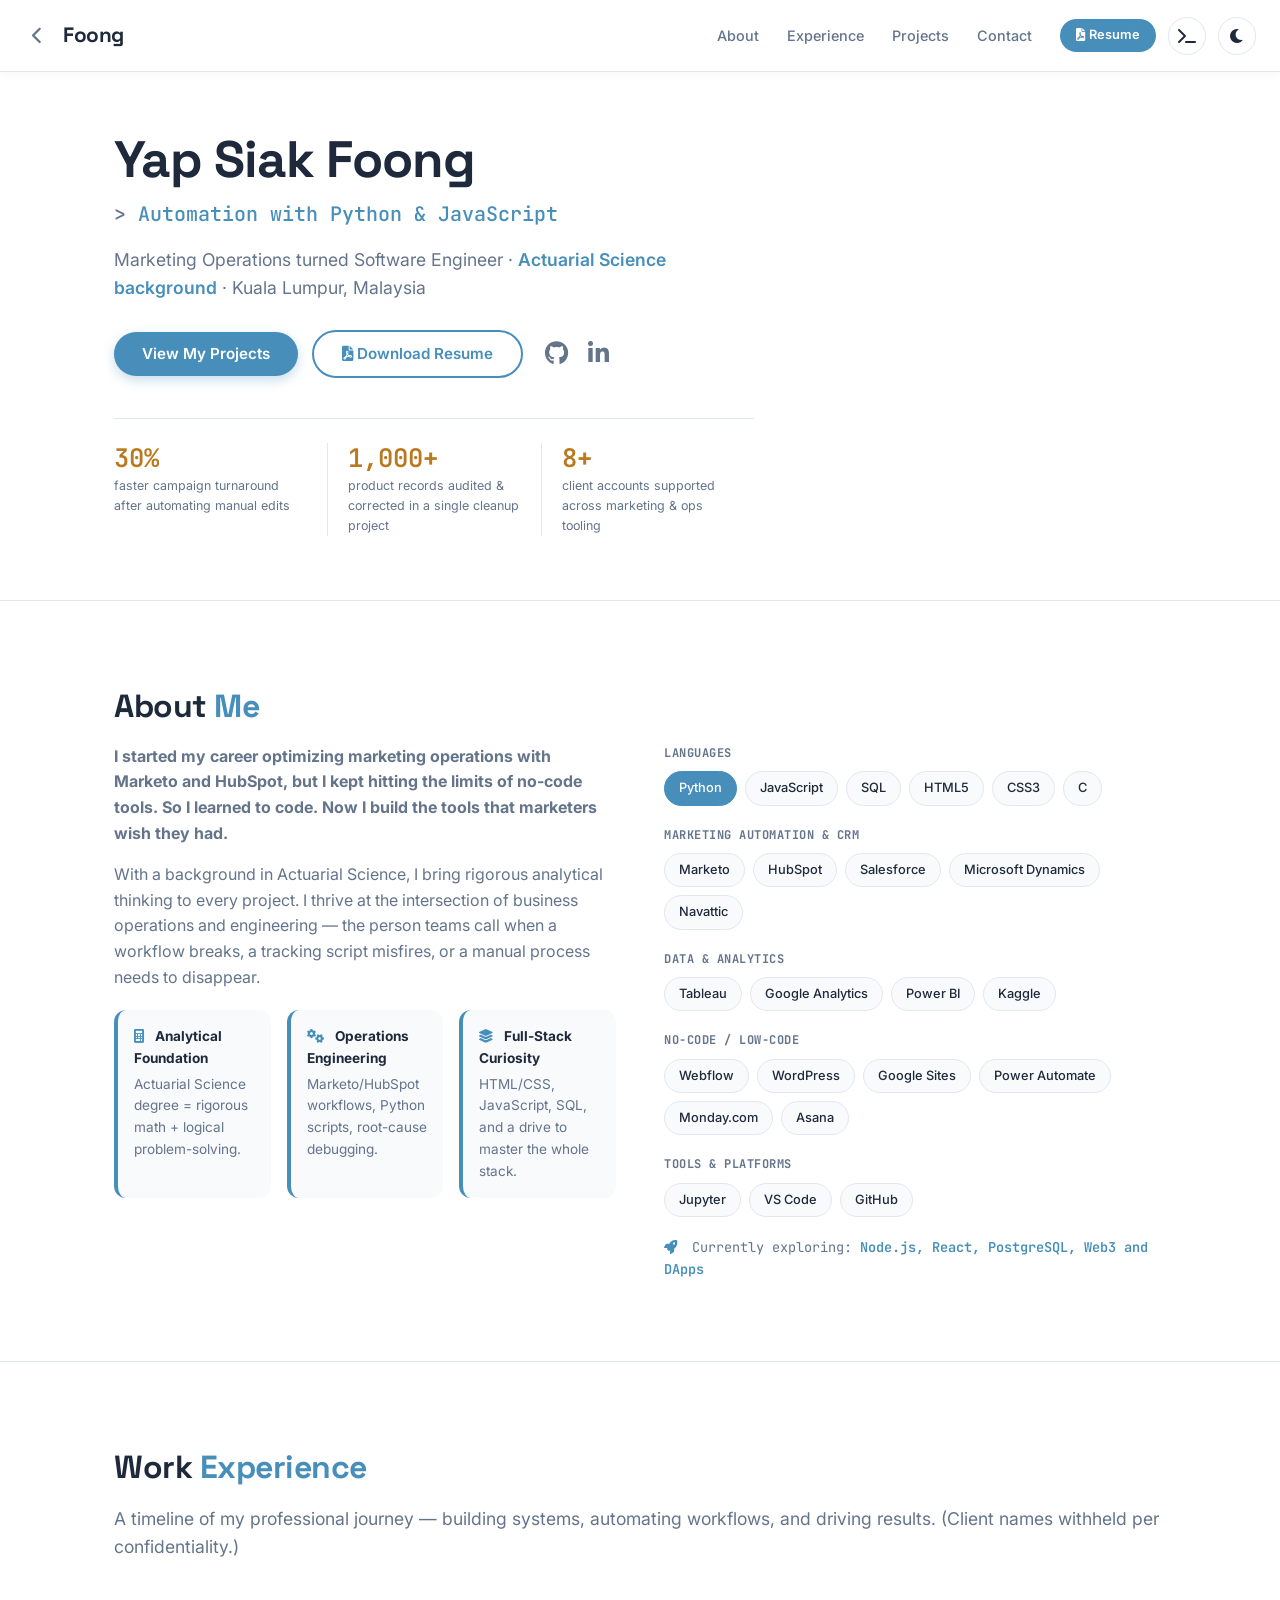
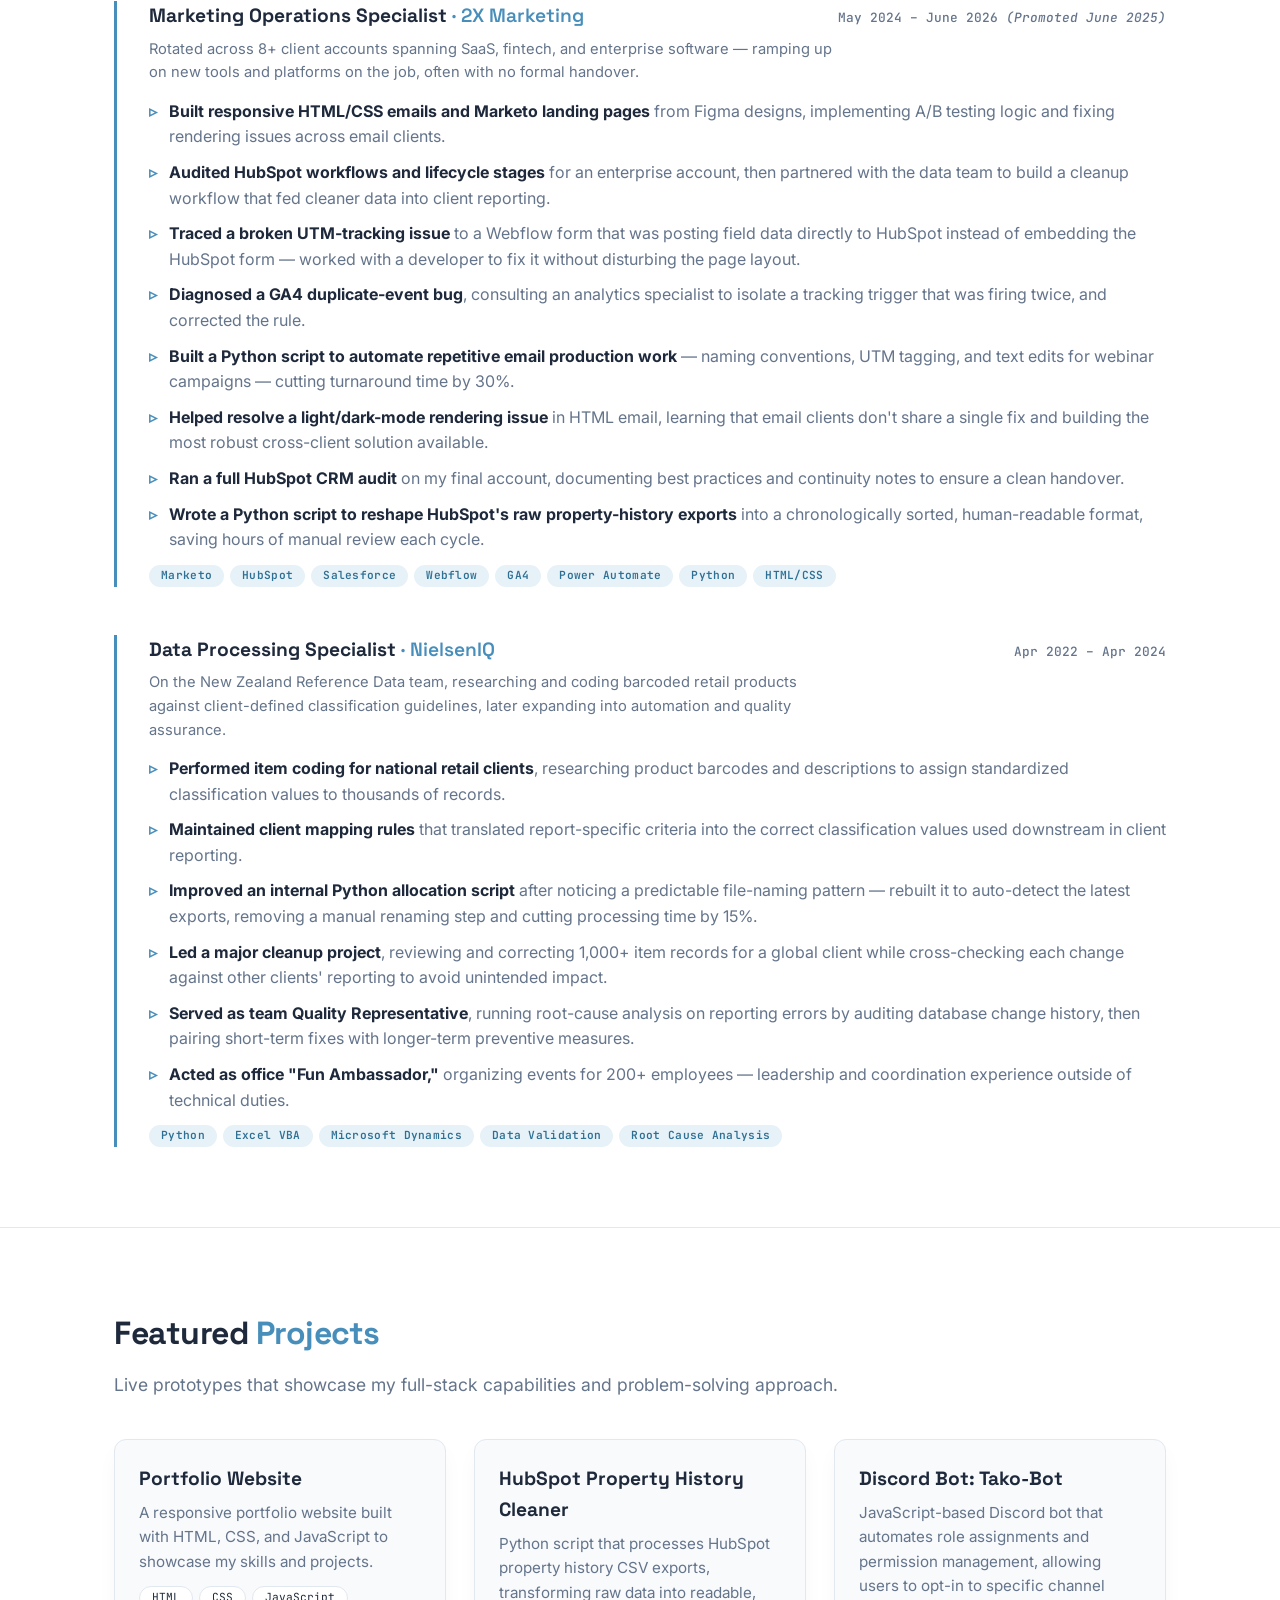
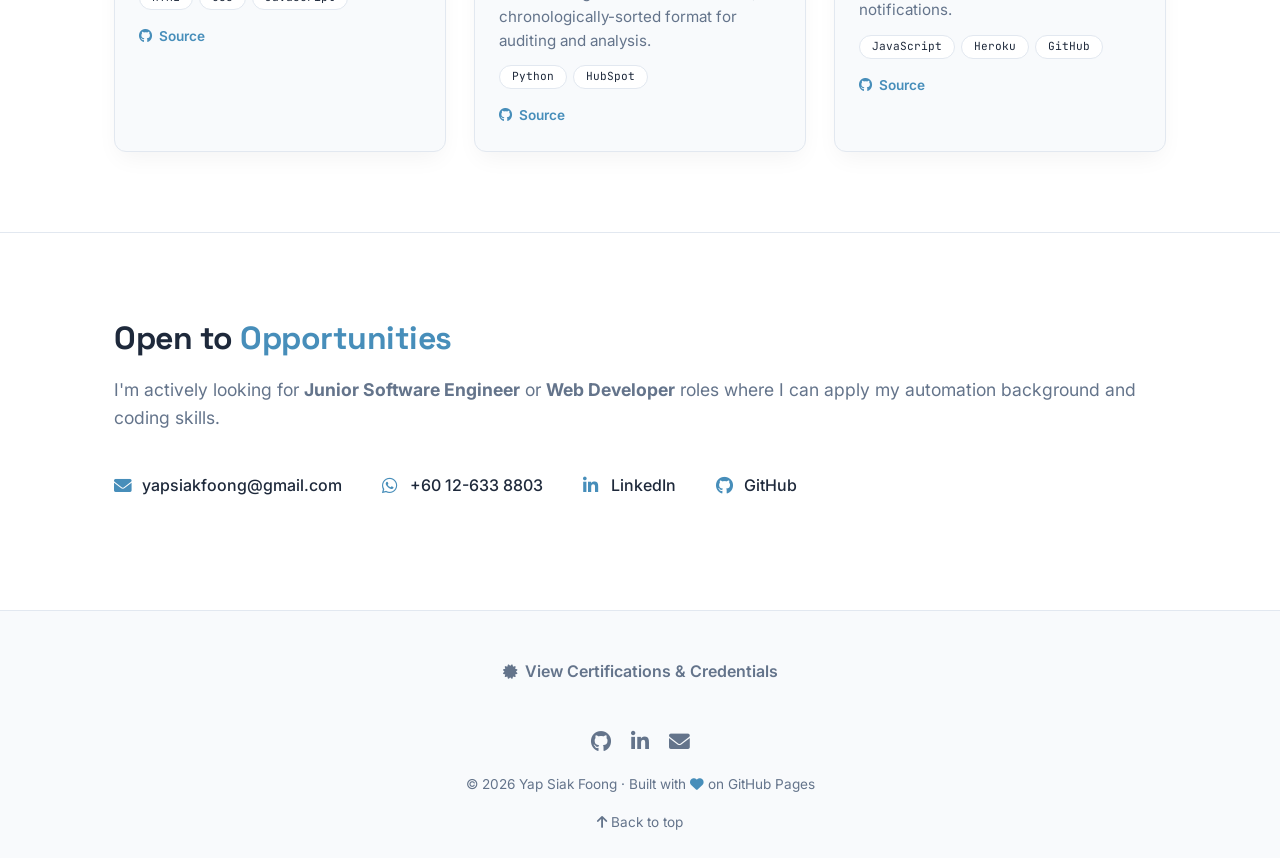
<file: curricullum-vitae/test/index.html>
<!DOCTYPE html>
<html lang="en">
<head>
  <meta charset="UTF-8" />
  <meta name="viewport" content="width=device-width, initial-scale=1.0" />
  <title>Foong · Software Dev</title>
  <!-- Font Awesome for Icons -->
  <link rel="stylesheet" href="https://cdnjs.cloudflare.com/ajax/libs/font-awesome/6.0.0-beta3/css/all.min.css" />
  <!-- Google Fonts: Space Grotesk (display) + Inter (body) + JetBrains Mono (data/code accents) -->
  <link rel="preconnect" href="https://fonts.googleapis.com">
  <link href="https://fonts.googleapis.com/css2?family=Space+Grotesk:wght@500;600;700&family=Inter:wght@400;500;600;700&family=JetBrains+Mono:wght@400;500;600&display=swap" rel="stylesheet">
  <style>
    /* ---------- CSS Variables / Brand ---------- */
    :root {
      --brand: #478eba;
      --brand-dark: #2e6f94;
      --brand-light: #e6f2f8;
      --accent: #b9791f;
      --bg: #ffffff;
      --bg-alt: #f8fafc;
      --text: #1e293b;
      --text-light: #64748b;
      --border: #e2e8f0;
      --shadow: 0 10px 25px -5px rgba(0, 0, 0, 0.05);
      --radius: 12px;
      --transition: 0.3s ease;
      --font-display: 'Space Grotesk', 'Futura', 'Century Gothic', sans-serif;
      --font-body: 'Inter', -apple-system, BlinkMacSystemFont, 'Segoe UI', Roboto, sans-serif;
      --font-mono: 'JetBrains Mono', 'Courier New', monospace;
    }

    /* Dark Mode Variables */
    [data-theme="dark"] {
      --bg: #0f172a;
      --bg-alt: #1e293b;
      --text: #f1f5f9;
      --text-light: #94a3b8;
      --border: #334155;
      --shadow: 0 10px 25px -5px rgba(0, 0, 0, 0.3);
      --accent: #f9c96a;
    }

    /* ---------- Reset & Base ---------- */
    * {
      margin: 0;
      padding: 0;
      box-sizing: border-box;
    }

    html {
      scroll-behavior: smooth;
    }

    body {
      font-family: var(--font-body);
      background: var(--bg);
      color: var(--text);
      line-height: 1.6;
      transition: background var(--transition), color var(--transition);
      padding-top: 72px;
    }

    a {
      color: var(--brand);
      text-decoration: none;
      transition: color var(--transition);
    }
    a:hover {
      color: var(--brand-dark);
    }

    a:focus-visible,
    button:focus-visible,
    input:focus-visible,
    summary:focus-visible {
      outline: 2px solid var(--brand);
      outline-offset: 3px;
      border-radius: 4px;
    }

    @media (prefers-reduced-motion: reduce) {
      *, *::before, *::after {
        animation-duration: 0.001ms !important;
        animation-iteration-count: 1 !important;
        transition-duration: 0.001ms !important;
        scroll-behavior: auto !important;
      }
    }

    .container {
      max-width: 1100px;
      margin: 0 auto;
      padding: 0 24px;
    }

    /* ---------- Buttons ---------- */
    .btn-primary {
      display: inline-block;
      background: var(--brand);
      color: #fff;
      padding: 10px 28px;
      border-radius: 50px;
      font-weight: 600;
      font-size: 0.95rem;
      border: none;
      cursor: pointer;
      transition: background var(--transition), transform 0.2s;
      box-shadow: 0 4px 12px rgba(71, 142, 186, 0.3);
    }
    .btn-primary:hover {
      background: var(--brand-dark);
      transform: translateY(-2px);
      color: #fff;
    }

    .btn-outline {
      display: inline-block;
      background: transparent;
      color: var(--brand);
      padding: 10px 28px;
      border-radius: 50px;
      font-weight: 600;
      font-size: 0.95rem;
      border: 2px solid var(--brand);
      cursor: pointer;
      transition: all var(--transition);
    }
    .btn-outline:hover {
      background: var(--brand);
      color: #fff;
    }

    /* ---------- Header / Nav ---------- */
    header {
      position: fixed;
      top: 0;
      left: 0;
      width: 100%;
      background: var(--bg);
      border-bottom: 1px solid var(--border);
      padding: 0 24px;
      height: 72px;
      display: flex;
      align-items: center;
      justify-content: space-between;
      z-index: 1000;
      transition: background var(--transition), border var(--transition);
      box-shadow: 0 2px 10px rgba(0, 0, 0, 0.03);
    }

    .header-left {
      display: flex;
      align-items: center;
      gap: 12px;
    }

    .back-link {
      color: var(--text-light);
      font-size: 1.1rem;
      padding: 4px 8px;
      border-radius: 8px;
      transition: all var(--transition);
      display: inline-flex;
      align-items: center;
    }
    .back-link:hover {
      color: var(--brand);
      background: var(--bg-alt);
    }

    .logo {
      font-family: var(--font-display);
      font-size: 1.3rem;
      font-weight: 700;
      color: var(--text);
      letter-spacing: -0.5px;
    }
    .logo span {
      color: var(--brand);
    }

    nav {
      display: flex;
      align-items: center;
      gap: 28px;
    }

    /* Desktop Nav Links */
    .nav-links {
      display: flex;
      align-items: center;
      gap: 28px;
    }
    .nav-links a {
      font-size: 0.9rem;
      font-weight: 500;
      color: var(--text-light);
      transition: color var(--transition);
      position: relative;
    }
    .nav-links a:hover,
    .nav-links a.active {
      color: var(--brand);
    }
    .nav-links a::after {
      content: '';
      position: absolute;
      bottom: -4px;
      left: 0;
      width: 0;
      height: 2px;
      background: var(--brand);
      transition: width var(--transition);
    }
    .nav-links a:hover::after {
      width: 100%;
    }

    .nav-resume-link {
      display: none;
    }

    /* Hamburger Menu */
    .hamburger {
      display: none;
      flex-direction: column;
      gap: 5px;
      background: none;
      border: none;
      cursor: pointer;
      padding: 4px;
      z-index: 1001;
    }
    .hamburger span {
      display: block;
      width: 25px;
      height: 3px;
      background: var(--text);
      border-radius: 3px;
      transition: all var(--transition);
      transform-origin: center;
    }
    .hamburger.active span:nth-child(1) {
      transform: rotate(45deg) translate(5px, 5px);
    }
    .hamburger.active span:nth-child(2) {
      opacity: 0;
    }
    .hamburger.active span:nth-child(3) {
      transform: rotate(-45deg) translate(5px, -5px);
    }

    /* Header actions */
    .header-actions {
      display: flex;
      align-items: center;
      gap: 12px;
    }
    .header-actions .btn-resume {
      background: var(--brand);
      color: #fff;
      padding: 6px 16px;
      border-radius: 50px;
      font-size: 0.8rem;
      font-weight: 600;
      transition: background var(--transition);
    }
    .header-actions .btn-resume:hover {
      background: var(--brand-dark);
      color: #fff;
    }

    .dark-toggle {
      background: none;
      border: 1px solid var(--border);
      border-radius: 50%;
      width: 38px;
      height: 38px;
      display: flex;
      align-items: center;
      justify-content: center;
      cursor: pointer;
      color: var(--text);
      font-size: 1rem;
      transition: all var(--transition);
    }
    .dark-toggle:hover {
      border-color: var(--brand);
      color: var(--brand);
    }

    .terminal-trigger {
      background: none;
      border: 1px solid var(--border);
      border-radius: 50%;
      width: 38px;
      height: 38px;
      display: flex;
      align-items: center;
      justify-content: center;
      cursor: pointer;
      color: var(--text);
      font-size: 1rem;
      transition: all var(--transition);
      font-family: var(--font-mono);
      font-weight: 700;
    }
    .terminal-trigger:hover {
      border-color: var(--brand);
      color: var(--brand);
    }

    /* ---------- Sections ---------- */
    section {
      padding: 80px 0;
      border-bottom: 1px solid var(--border);
      transition: border var(--transition);
    }
    section:last-of-type {
      border-bottom: none;
    }

    .section-title {
      font-family: var(--font-display);
      font-size: 2rem;
      font-weight: 700;
      margin-bottom: 12px;
      letter-spacing: -0.5px;
    }
    .section-title span {
      color: var(--brand);
    }
    .section-subtitle {
      color: var(--text-light);
      margin-bottom: 40px;
      font-size: 1.1rem;
    }

    /* ---------- Hero ---------- */
    #hero {
      padding: 60px 0 64px;
      border-bottom: 1px solid var(--border);
    }
    #hero h1 {
      font-family: var(--font-display);
      font-size: 3.2rem;
      font-weight: 700;
      letter-spacing: -1px;
      line-height: 1.1;
    }
    #hero .tagline {
      font-family: var(--font-mono);
      font-size: 1.25rem;
      font-weight: 500;
      color: var(--brand);
      margin: 10px 0 12px;
      min-height: 2.2rem;
    }
    #hero .tagline::before {
      content: '> ';
      color: var(--text-light);
    }
    #hero .sub-headline {
      font-size: 1.1rem;
      color: var(--text-light);
      max-width: 600px;
      margin-bottom: 28px;
    }
    #hero .sub-headline .highlight {
      color: var(--brand);
      font-weight: 600;
    }
    .hero-actions {
      display: flex;
      flex-wrap: wrap;
      gap: 14px;
      align-items: center;
      margin-bottom: 40px;
    }
    .hero-actions .social-icon {
      font-size: 1.5rem;
      color: var(--text-light);
      transition: color var(--transition);
      margin: 0 8px;
    }
    .hero-actions .social-icon:hover {
      color: var(--brand);
    }

    /* Impact stats strip — signature element */
    .stat-strip {
      display: grid;
      grid-template-columns: repeat(3, 1fr);
      gap: 0;
      max-width: 640px;
      border-top: 1px solid var(--border);
      padding-top: 24px;
    }
    .stat-strip .stat {
      padding-right: 20px;
    }
    .stat-strip .stat + .stat {
      border-left: 1px solid var(--border);
      padding-left: 20px;
    }
    .stat-strip .stat-num {
      font-family: var(--font-mono);
      font-size: 1.6rem;
      font-weight: 600;
      color: var(--accent);
      display: block;
      line-height: 1.2;
    }
    .stat-strip .stat-label {
      font-size: 0.78rem;
      color: var(--text-light);
      margin-top: 2px;
      display: block;
    }

    /* ---------- About + Skills (2-col) ---------- */
    .about-skills-grid {
      display: grid;
      grid-template-columns: 1fr 1fr;
      gap: 48px;
      align-items: start;
    }

    .about-text p {
      margin-bottom: 16px;
      color: var(--text-light);
    }
    .about-text .pillars {
      display: grid;
      grid-template-columns: 1fr 1fr 1fr;
      gap: 16px;
      margin-top: 20px;
    }
    .pillar {
      background: var(--bg-alt);
      padding: 16px;
      border-radius: var(--radius);
      border-left: 4px solid var(--brand);
      transition: background var(--transition);
    }
    .pillar h4 {
      font-size: 0.85rem;
      margin-bottom: 4px;
    }
    .pillar h4 i {
      margin-right: 8px;
      color: var(--brand);
    }
    .pillar p {
      font-size: 0.85rem;
      color: var(--text-light);
      margin: 0;
    }

    /* Skills Tag Cloud */
    .skills-group {
      margin-bottom: 20px;
    }
    .skills-group h4 {
      font-family: var(--font-mono);
      font-size: 0.75rem;
      text-transform: uppercase;
      letter-spacing: 0.5px;
      color: var(--text-light);
      margin-bottom: 8px;
    }
    .tags {
      display: flex;
      flex-wrap: wrap;
      gap: 8px;
    }
    .tag {
      background: var(--bg-alt);
      padding: 6px 14px;
      border-radius: 50px;
      font-size: 0.8rem;
      font-weight: 500;
      color: var(--text);
      border: 1px solid var(--border);
      transition: all var(--transition);
    }
    .tag:hover {
      border-color: var(--brand);
      color: var(--brand);
      transform: translateY(-2px);
    }
    .tag.brand {
      background: var(--brand);
      color: #fff;
      border-color: var(--brand);
    }
    .tag.brand:hover {
      background: var(--brand-dark);
      border-color: var(--brand-dark);
      color: #fff;
    }

    .exploring {
      margin-top: 16px;
      font-family: var(--font-mono);
      font-size: 0.85rem;
      color: var(--text-light);
    }
    .exploring i {
      margin-right: 6px;
      color: var(--brand);
    }
    .exploring strong {
      color: var(--brand);
      font-weight: 600;
    }

    /* ---------- Experience (Timeline) ---------- */
    .timeline {
      display: flex;
      flex-direction: column;
      gap: 48px;
    }
    .timeline-item {
      position: relative;
      padding-left: 32px;
      border-left: 3px solid var(--brand);
    }
    .timeline-item .meta {
      display: flex;
      flex-wrap: wrap;
      justify-content: space-between;
      align-items: baseline;
      margin-bottom: 6px;
    }
    .timeline-item .meta h3 {
      font-family: var(--font-display);
      font-size: 1.2rem;
      font-weight: 700;
    }
    .timeline-item .meta .company {
      color: var(--brand);
      font-weight: 600;
    }
    .timeline-item .meta .date {
      font-family: var(--font-mono);
      font-size: 0.8rem;
      color: var(--text-light);
      font-weight: 500;
    }
    .timeline-item .role-context {
      font-size: 0.92rem;
      color: var(--text-light);
      margin: 6px 0 14px;
      max-width: 700px;
    }
    .timeline-item ul {
      list-style: none;
      padding: 0;
      margin: 8px 0 12px;
    }
    .timeline-item ul li {
      position: relative;
      padding-left: 20px;
      margin-bottom: 10px;
      color: var(--text-light);
    }
    .timeline-item ul li::before {
      content: '▹';
      position: absolute;
      left: 0;
      color: var(--brand);
      font-weight: 700;
    }
    .timeline-item ul li strong {
      color: var(--text);
    }
    .tech-tags {
      display: flex;
      flex-wrap: wrap;
      gap: 6px;
      margin-top: 8px;
    }
    .tech-tags span {
      font-family: var(--font-mono);
      background: var(--brand-light);
      color: var(--brand-dark);
      padding: 2px 12px;
      border-radius: 50px;
      font-size: 0.7rem;
      font-weight: 600;
      letter-spacing: 0.3px;
      transition: background var(--transition), color var(--transition);
    }
    [data-theme="dark"] .tech-tags span {
      background: #1e3a4f;
      color: #8bc3db;
    }

    /* ---------- Projects ---------- */
    .project-grid {
      display: grid;
      grid-template-columns: repeat(auto-fill, minmax(300px, 1fr));
      gap: 28px;
    }
    .project-card {
      background: var(--bg-alt);
      border-radius: var(--radius);
      padding: 24px;
      border: 1px solid var(--border);
      transition: all var(--transition);
      box-shadow: var(--shadow);
    }
    .project-card:hover {
      transform: translateY(-6px);
      border-color: var(--brand);
      box-shadow: 0 20px 30px -10px rgba(71, 142, 186, 0.15);
    }
    .project-card h3 {
      font-family: var(--font-display);
      font-size: 1.2rem;
      margin-bottom: 6px;
    }
    .project-card p {
      font-size: 0.95rem;
      color: var(--text-light);
      margin-bottom: 12px;
    }
    .project-card .project-tech {
      display: flex;
      flex-wrap: wrap;
      gap: 6px;
      margin-bottom: 16px;
    }
    .project-card .project-tech span {
      font-family: var(--font-mono);
      background: var(--bg);
      padding: 2px 12px;
      border-radius: 50px;
      font-size: 0.7rem;
      border: 1px solid var(--border);
      transition: background var(--transition), border var(--transition);
    }
    .project-card .project-links {
      display: flex;
      gap: 12px;
    }
    .project-card .project-links a {
      font-size: 0.85rem;
      font-weight: 600;
    }
    .project-card .project-links a i {
      margin-right: 4px;
    }

    /* ---------- Contact ---------- */
    #contact .contact-info {
      display: flex;
      flex-wrap: wrap;
      gap: 20px 40px;
      margin: 20px 0 32px;
    }
    #contact .contact-info a {
      display: inline-flex;
      align-items: center;
      gap: 8px;
      color: var(--text);
      font-weight: 500;
      transition: color var(--transition);
    }
    #contact .contact-info a:hover {
      color: var(--brand);
    }
    #contact .contact-info i {
      color: var(--brand);
      width: 20px;
      font-size: 1.1rem;
    }

    /* ---------- Footer ---------- */
    footer {
      background: var(--bg-alt);
      border-top: 1px solid var(--border);
      padding: 40px 0 24px;
      transition: background var(--transition), border var(--transition);
    }
    footer .footer-inner {
      display: flex;
      flex-direction: column;
      align-items: center;
      text-align: center;
      gap: 16px;
    }
    footer .footer-social {
      display: flex;
      gap: 20px;
    }
    footer .footer-social a {
      color: var(--text-light);
      font-size: 1.3rem;
      transition: color var(--transition);
    }
    footer .footer-social a:hover {
      color: var(--brand);
    }
    footer .footer-copy {
      font-size: 0.85rem;
      color: var(--text-light);
    }
    footer .footer-copy i {
      color: var(--brand);
    }

    /* Certificate Accordion in Footer */
    .cert-accordion {
      width: 100%;
      max-width: 500px;
      margin: 0 auto 16px;
    }
    .cert-accordion summary {
      cursor: pointer;
      font-weight: 600;
      color: var(--text-light);
      padding: 8px 0;
      transition: color var(--transition);
      list-style: none;
      display: flex;
      align-items: center;
      justify-content: center;
      gap: 8px;
    }
    .cert-accordion summary::-webkit-details-marker {
      display: none;
    }
    .cert-accordion summary:hover {
      color: var(--brand);
    }
    .cert-accordion summary i {
      font-size: 0.9rem;
    }
    .cert-grid {
      display: flex;
      flex-wrap: wrap;
      justify-content: center;
      gap: 12px 24px;
      padding: 16px 0 8px;
    }
    .cert-item {
      font-size: 0.85rem;
      background: var(--bg);
      padding: 4px 16px;
      border-radius: 50px;
      border: 1px solid var(--border);
      transition: border var(--transition), background var(--transition);
    }
    .cert-item .cert-date {
      color: var(--text-light);
      font-size: 0.7rem;
      margin-left: 6px;
    }

    /* Certificate Link Styling */
    .cert-item a {
      color: var(--text);
      transition: color var(--transition);
      display: inline-flex;
      align-items: center;
      gap: 4px;
    }

    .cert-item a:hover {
      color: var(--brand);
    }

    .cert-item a .cert-date {
      color: var(--text-light);
      font-weight: 400;
    }

    .cert-item a i {
      font-size: 0.6rem;
      opacity: 0.6;
      transition: opacity var(--transition);
    }

    .cert-item a:hover i {
      opacity: 1;
    }

    /* ---------- Terminal Overlay ---------- */
    .terminal-overlay {
      display: none;
      position: fixed;
      top: 0;
      left: 0;
      width: 100%;
      height: 100%;
      background: rgba(0, 0, 0, 0.6);
      backdrop-filter: blur(4px);
      z-index: 2000;
      justify-content: center;
      align-items: center;
    }
    .terminal-overlay.active {
      display: flex;
    }
    .terminal-window {
      background: #1e1e2e;
      border-radius: var(--radius);
      width: 90%;
      max-width: 640px;
      max-height: 80vh;
      box-shadow: 0 30px 60px rgba(0, 0, 0, 0.5);
      display: flex;
      flex-direction: column;
      overflow: hidden;
    }
    .terminal-header {
      padding: 12px 20px;
      background: #2d2d44;
      display: flex;
      justify-content: space-between;
      align-items: center;
      cursor: move;
    }
    .terminal-header .dots {
      display: flex;
      gap: 8px;
    }
    .terminal-header .dot {
      width: 12px;
      height: 12px;
      border-radius: 50%;
    }
    .terminal-header .dot.red { background: #ff5f56; }
    .terminal-header .dot.yellow { background: #ffbd2e; }
    .terminal-header .dot.green { background: #27c93f; }
    .terminal-header .title {
      color: #a6a9b0;
      font-size: 0.8rem;
      font-family: var(--font-mono);
    }
    .terminal-close {
      background: none;
      border: none;
      color: #a6a9b0;
      font-size: 1.2rem;
      cursor: pointer;
    }
    .terminal-close:hover {
      color: #fff;
    }
    .terminal-body {
      padding: 20px;
      font-family: var(--font-mono);
      color: #cdd6f4;
      font-size: 0.9rem;
      overflow-y: auto;
      flex: 1;
      min-height: 200px;
      background: #1e1e2e;
      line-height: 1.7;
    }
    .terminal-body .prompt {
      color: #a6e3a1;
    }
    .terminal-body .command {
      color: #89b4fa;
    }
    .terminal-body .output {
      color: #cdd6f4;
      margin-left: 12px;
      white-space: pre-wrap;
    }
    .terminal-body .output .highlight {
      color: #f9e2af;
    }
    .terminal-input-line {
      display: flex;
      align-items: center;
      gap: 8px;
      margin-top: 8px;
    }
    .terminal-input-line span {
      color: #a6e3a1;
    }
    .terminal-input-line input {
      background: transparent;
      border: none;
      color: #cdd6f4;
      font-family: var(--font-mono);
      font-size: 0.9rem;
      flex: 1;
      outline: none;
    }
    .terminal-input-line input::placeholder {
      color: #6c7086;
    }

    /* ---------- RESPONSIVE ---------- */
    @media (max-width: 768px) {
      body {
        padding-top: 64px;
      }
      header {
        height: 64px;
        padding: 0 16px;
      }

      .logo {
        font-size: 1rem;
      }

      /* Show hamburger on mobile */
      .hamburger {
        display: flex;
      }

      /* Hide nav links by default on mobile */
      .nav-links {
        position: fixed;
        top: 64px;
        left: 0;
        width: 100%;
        background: var(--bg);
        flex-direction: column;
        padding: 24px 20px;
        gap: 16px;
        border-bottom: 1px solid var(--border);
        transform: translateY(-120%);
        transition: transform 0.3s ease;
        box-shadow: 0 10px 20px rgba(0, 0, 0, 0.05);
        z-index: 999;
      }
      .nav-links.open {
        transform: translateY(0);
      }
      .nav-links a {
        font-size: 1rem;
        padding: 8px 0;
        width: 100%;
        text-align: center;
      }
      .nav-links a::after {
        display: none;
      }

      /* Adjust header actions on mobile — resume moves into the nav menu instead */
      .header-actions .btn-resume {
        display: none;
      }
      .nav-links a.nav-resume-link {
        display: flex;
        align-items: center;
        justify-content: center;
        gap: 8px;
        width: 100%;
        margin-top: 8px;
        padding: 12px;
        background: var(--brand);
        color: #fff;
        border-radius: 50px;
        font-weight: 600;
        font-size: 0.95rem;
        transition: background var(--transition);
      }
      .nav-links a.nav-resume-link:hover {
        background: var(--brand-dark);
        color: #fff;
      }
      .dark-toggle,
      .terminal-trigger {
        width: 34px;
        height: 34px;
        font-size: 0.85rem;
      }

      #hero h1 {
        font-size: 2.2rem;
      }
      #hero .tagline {
        font-size: 1.05rem;
      }

      .stat-strip {
        grid-template-columns: 1fr 1fr;
        row-gap: 20px;
      }
      .stat-strip .stat:nth-child(3) {
        border-left: none;
        padding-left: 0;
        grid-column: 1 / -1;
        border-top: 1px solid var(--border);
        padding-top: 16px;
      }

      .about-skills-grid {
        grid-template-columns: 1fr;
        gap: 32px;
      }
      .about-text .pillars {
        grid-template-columns: 1fr;
      }

      .project-grid {
        grid-template-columns: 1fr;
      }

      .timeline-item .meta {
        flex-direction: column;
        align-items: flex-start;
        gap: 4px;
      }

      .terminal-window {
        width: 95%;
        max-height: 90vh;
      }

      .back-link {
        font-size: 0.95rem;
        padding: 2px 6px;
      }
    }

    @media (max-width: 480px) {
      .hero-actions {
        flex-direction: column;
        align-items: stretch;
      }
      .hero-actions .btn-primary,
      .hero-actions .btn-outline {
        text-align: center;
      }
      .hero-actions .social-icon {
        font-size: 1.3rem;
        margin: 0 8px;
      }
      .hero-actions .social-icon:first-of-type {
        margin-left: 0;
      }

      .section-title {
        font-size: 1.6rem;
      }
    }

    /* Small fix for very small screens */
    @media (max-width: 360px) {
      .header-actions {
        gap: 6px;
      }
      .dark-toggle,
      .terminal-trigger {
        width: 30px;
        height: 30px;
        font-size: 0.75rem;
      }
    }
  </style>
</head>
<body>

  <!-- ===== HEADER ===== -->
  <header>
    <div class="header-left">
      <!-- Back Link -->
      <a href="https://f00ng3r1n0.github.io/portfolio/" class="back-link" aria-label="Go back">
        <i class="fas fa-chevron-left"></i>
      </a>
      <a href="#" class="logo">Foong</a>
    </div>

    <nav>
      <button class="hamburger" id="hamburgerToggle" aria-label="Toggle menu">
        <span></span>
        <span></span>
        <span></span>
      </button>

      <div class="nav-links" id="navLinks">
        <a href="#about">About</a>
        <a href="#experience">Experience</a>
        <a href="#projects">Projects</a>
        <a href="#contact">Contact</a>
        <a href="https://drive.google.com/file/d/1HqTZV9OE8yIT_WXcAlx5ebwPCwC0taEr/view?usp=sharing" class="nav-resume-link" download><i class="fas fa-file-pdf"></i> Download Resume</a>
      </div>

      <div class="header-actions">
        <a href="https://drive.google.com/file/d/1HqTZV9OE8yIT_WXcAlx5ebwPCwC0taEr/view?usp=sharing" class="btn-resume" download><i class="fas fa-file-pdf"></i> <span>Resume</span></a>
        <button class="terminal-trigger" id="terminalTrigger" aria-label="Open Terminal"><i class="fas fa-terminal"></i></button>
        <button class="dark-toggle" id="darkToggle" aria-label="Toggle dark mode">
          <i class="fas fa-moon"></i>
        </button>
      </div>
    </nav>
  </header>

  <!-- ===== TERMINAL OVERLAY ===== -->
  <div class="terminal-overlay" id="terminalOverlay">
    <div class="terminal-window" id="terminalWindow">
      <div class="terminal-header">
        <div class="dots">
          <span class="dot red"></span>
          <span class="dot yellow"></span>
          <span class="dot green"></span>
        </div>
        <span class="title">developer@portfolio:~</span>
        <button class="terminal-close" id="terminalClose">&times;</button>
      </div>
      <div class="terminal-body" id="terminalBody">
        <div>Welcome to my terminal. Type <span class="highlight">help</span> for commands.</div>
        <div class="terminal-input-line">
          <span>$</span>
          <input type="text" id="terminalInput" placeholder="type a command..." autofocus />
        </div>
      </div>
    </div>
  </div>

  <!-- ===== HERO ===== -->
  <section id="hero">
    <div class="container">
      <h1>Yap Siak Foong</h1>
      <div class="tagline" id="rotatingTagline">Automation with Python &amp; JavaScript</div>
      <p class="sub-headline">
        Marketing Operations turned Software Engineer &middot;
        <span class="highlight">Actuarial Science background</span> &middot;
        Kuala Lumpur, Malaysia
      </p>
      <div class="hero-actions">
        <a href="#projects" class="btn-primary">View My Projects</a>
        <a href="https://drive.google.com/file/d/1HqTZV9OE8yIT_WXcAlx5ebwPCwC0taEr/view?usp=sharing" class="btn-outline" download><i class="fas fa-file-pdf"></i> Download Resume</a>
        <div style="text-align: center;">
          <a href="https://github.com/F00NG3R1N0" target="_blank" class="social-icon" aria-label="GitHub"><i class="fab fa-github"></i></a>
          <a href="https://linkedin.com/in/yapsiakfoong" target="_blank" class="social-icon" aria-label="LinkedIn"><i class="fab fa-linkedin-in"></i></a>
        </div>
      </div>
      <div class="stat-strip">
        <div class="stat">
          <span class="stat-num">30%</span>
          <span class="stat-label">faster campaign turnaround after automating manual edits</span>
        </div>
        <div class="stat">
          <span class="stat-num">1,000+</span>
          <span class="stat-label">product records audited &amp; corrected in a single cleanup project</span>
        </div>
        <div class="stat">
          <span class="stat-num">8+</span>
          <span class="stat-label">client accounts supported across marketing &amp; ops tooling</span>
        </div>
      </div>
    </div>
  </section>

  <!-- ===== ABOUT + SKILLS ===== -->
  <section id="about">
    <div class="container">
      <h2 class="section-title">About <span>Me</span></h2>
      <div class="about-skills-grid">
        <div class="about-text">
          <p>
            <strong>I started my career optimizing marketing operations with Marketo and HubSpot, but I kept hitting the limits of no-code tools. So I learned to code. Now I build the tools that marketers wish they had.</strong>
          </p>
          <p>
            With a background in Actuarial Science, I bring rigorous analytical thinking to every project. I thrive at the intersection of business operations and engineering — the person teams call when a workflow breaks, a tracking script misfires, or a manual process needs to disappear.
          </p>
          <div class="pillars">
            <div class="pillar">
              <h4><i class="fas fa-calculator"></i> Analytical Foundation</h4>
              <p>Actuarial Science degree = rigorous math + logical problem-solving.</p>
            </div>
            <div class="pillar">
              <h4><i class="fas fa-cogs"></i> Operations Engineering</h4>
              <p>Marketo/HubSpot workflows, Python scripts, root-cause debugging.</p>
            </div>
            <div class="pillar">
              <h4><i class="fas fa-layer-group"></i> Full-Stack Curiosity</h4>
              <p>HTML/CSS, JavaScript, SQL, and a drive to master the whole stack.</p>
            </div>
          </div>
        </div>

        <div class="skills-cloud">
          <div class="skills-group">
            <h4>Languages</h4>
            <div class="tags">
              <span class="tag brand">Python</span>
              <span class="tag">JavaScript</span>
              <span class="tag">SQL</span>
              <span class="tag">HTML5</span>
              <span class="tag">CSS3</span>
              <span class="tag">C</span>
            </div>
          </div>
          <div class="skills-group">
            <h4>Marketing Automation &amp; CRM</h4>
            <div class="tags">
              <span class="tag">Marketo</span>
              <span class="tag">HubSpot</span>
              <span class="tag">Salesforce</span>
              <span class="tag">Microsoft Dynamics</span>
              <span class="tag">Navattic</span>
            </div>
          </div>
          <div class="skills-group">
            <h4>Data &amp; Analytics</h4>
            <div class="tags">
              <span class="tag">Tableau</span>
              <span class="tag">Google Analytics</span>
              <span class="tag">Power BI</span>
              <span class="tag">Kaggle</span>
            </div>
          </div>
          <div class="skills-group">
            <h4>No-Code / Low-Code</h4>
            <div class="tags">
              <span class="tag">Webflow</span>
              <span class="tag">WordPress</span>
              <span class="tag">Google Sites</span>
              <span class="tag">Power Automate</span>
              <span class="tag">Monday.com</span>
              <span class="tag">Asana</span>
            </div>
          </div>
          <div class="skills-group">
            <h4>Tools &amp; Platforms</h4>
            <div class="tags">
              <span class="tag">Jupyter</span>
              <span class="tag">VS Code</span>
              <span class="tag">GitHub</span>
            </div>
          </div>
          <div class="exploring">
            <i class="fas fa-rocket"></i>
            Currently exploring: <strong>Node.js, React, PostgreSQL, Web3 and DApps</strong>
          </div>
        </div>
      </div>
    </div>
  </section>

  <!-- ===== EXPERIENCE ===== -->
  <section id="experience">
    <div class="container">
      <h2 class="section-title">Work <span>Experience</span></h2>
      <p class="section-subtitle">A timeline of my professional journey — building systems, automating workflows, and driving results. (Client names withheld per confidentiality.)</p>

      <div class="timeline">

        <!-- Role 1: 2X Marketing -->
        <div class="timeline-item">
          <div class="meta">
            <h3>Marketing Operations Specialist <span class="company">· 2X Marketing</span></h3>
            <span class="date">May 2024 – June 2026 <em>(Promoted June 2025)</em></span>
          </div>
          <p class="role-context">Rotated across 8+ client accounts spanning SaaS, fintech, and enterprise software — ramping up on new tools and platforms on the job, often with no formal handover.</p>
          <ul>
            <li><strong>Built responsive HTML/CSS emails and Marketo landing pages</strong> from Figma designs, implementing A/B testing logic and fixing rendering issues across email clients.</li>
            <li><strong>Audited HubSpot workflows and lifecycle stages</strong> for an enterprise account, then partnered with the data team to build a cleanup workflow that fed cleaner data into client reporting.</li>
            <li><strong>Traced a broken UTM-tracking issue</strong> to a Webflow form that was posting field data directly to HubSpot instead of embedding the HubSpot form — worked with a developer to fix it without disturbing the page layout.</li>
            <li><strong>Diagnosed a GA4 duplicate-event bug</strong>, consulting an analytics specialist to isolate a tracking trigger that was firing twice, and corrected the rule.</li>
            <li><strong>Built a Python script to automate repetitive email production work</strong> — naming conventions, UTM tagging, and text edits for webinar campaigns — cutting turnaround time by 30%.</li>
            <li><strong>Helped resolve a light/dark-mode rendering issue</strong> in HTML email, learning that email clients don't share a single fix and building the most robust cross-client solution available.</li>
            <li><strong>Ran a full HubSpot CRM audit</strong> on my final account, documenting best practices and continuity notes to ensure a clean handover.</li>
            <li><strong>Wrote a Python script to reshape HubSpot's raw property-history exports</strong> into a chronologically sorted, human-readable format, saving hours of manual review each cycle.</li>
          </ul>
          <div class="tech-tags">
            <span>Marketo</span>
            <span>HubSpot</span>
            <span>Salesforce</span>
            <span>Webflow</span>
            <span>GA4</span>
            <span>Power Automate</span>
            <span>Python</span>
            <span>HTML/CSS</span>
          </div>
        </div>

        <!-- Role 2: NielsenIQ -->
        <div class="timeline-item">
          <div class="meta">
            <h3>Data Processing Specialist <span class="company">· NielsenIQ</span></h3>
            <span class="date">Apr 2022 – Apr 2024</span>
          </div>
          <p class="role-context">On the New Zealand Reference Data team, researching and coding barcoded retail products against client-defined classification guidelines, later expanding into automation and quality assurance.</p>
          <ul>
            <li><strong>Performed item coding for national retail clients</strong>, researching product barcodes and descriptions to assign standardized classification values to thousands of records.</li>
            <li><strong>Maintained client mapping rules</strong> that translated report-specific criteria into the correct classification values used downstream in client reporting.</li>
            <li><strong>Improved an internal Python allocation script</strong> after noticing a predictable file-naming pattern — rebuilt it to auto-detect the latest exports, removing a manual renaming step and cutting processing time by 15%.</li>
            <li><strong>Led a major cleanup project</strong>, reviewing and correcting 1,000+ item records for a global client while cross-checking each change against other clients' reporting to avoid unintended impact.</li>
            <li><strong>Served as team Quality Representative</strong>, running root-cause analysis on reporting errors by auditing database change history, then pairing short-term fixes with longer-term preventive measures.</li>
            <li><strong>Acted as office "Fun Ambassador,"</strong> organizing events for 200+ employees — leadership and coordination experience outside of technical duties.</li>
          </ul>
          <div class="tech-tags">
            <span>Python</span>
            <span>Excel VBA</span>
            <span>Microsoft Dynamics</span>
            <span>Data Validation</span>
            <span>Root Cause Analysis</span>
          </div>
        </div>

      </div>
    </div>
  </section>

  <!-- ===== PROJECTS ===== -->
  <section id="projects">
    <div class="container">
      <h2 class="section-title">Featured <span>Projects</span></h2>
      <p class="section-subtitle">Live prototypes that showcase my full-stack capabilities and problem-solving approach.</p>

      <div class="project-grid">

        <!-- Project 1 -->
        <div class="project-card">
          <h3>Portfolio Website</h3>
          <p>A responsive portfolio website built with HTML, CSS, and JavaScript to showcase my skills and projects.</p>
          <div class="project-tech">
            <span>HTML</span>
            <span>CSS</span>
            <span>JavaScript</span>
          </div>
          <div class="project-links">
            <a href="https://f00ng3r1n0.github.io/portfolio/"><i class="fab fa-github"></i> Source</a>
          </div>
        </div>

        <!-- Project 2 -->
        <div class="project-card">
          <h3>HubSpot Property History Cleaner</h3>
          <p>Python script that processes HubSpot property history CSV exports, transforming raw data into readable, chronologically-sorted format for auditing and analysis.</p>
          <div class="project-tech">
            <span>Python</span>
            <span>HubSpot</span>
          </div>
          <div class="project-links">
            <a href="https://github.com/F00NG3R1N0/HubSpot-Property-History-Cleaner"><i class="fab fa-github"></i> Source</a>
          </div>
        </div>

        <!-- Project 3 -->
        <div class="project-card">
          <h3>Discord Bot: Tako-Bot</h3>
          <p>JavaScript-based Discord bot that automates role assignments and permission management, allowing users to opt-in to specific channel notifications.</p>
          <div class="project-tech">
            <span>JavaScript</span>
            <span>Heroku</span>
            <span>GitHub</span>
          </div>
          <div class="project-links">
            <a href="https://github.com/F00NG3R1N0/Tako-Bot"><i class="fab fa-github"></i> Source</a>
          </div>
        </div>

      </div>
    </div>
  </section>

  <!-- ===== CONTACT ===== -->
  <section id="contact">
    <div class="container">
      <h2 class="section-title">Open to <span>Opportunities</span></h2>
      <p class="section-subtitle">
        I'm actively looking for <strong>Junior Software Engineer</strong> or <strong>Web Developer</strong> roles where I can apply my automation background and coding skills.
      </p>

      <div class="contact-info">
        <a href="mailto:yapsiakfoong@gmail.com"><i class="fas fa-envelope"></i> yapsiakfoong@gmail.com</a>
        <a href="https://wa.me/+60126338803"><i class="fab fa-whatsapp"></i> +60 12-633 8803</a>
        <a href="https://linkedin.com/in/yapsiakfoong" target="_blank"><i class="fab fa-linkedin-in"></i> LinkedIn</a>
        <a href="https://github.com/F00NG3R1N0" target="_blank"><i class="fab fa-github"></i> GitHub</a>
      </div>
    </div>
  </section>

  <!-- ===== FOOTER ===== -->
  <footer>
    <div class="container">
      <div class="footer-inner">

        <details class="cert-accordion">
          <summary><i class="fas fa-certificate"></i> View Certifications &amp; Credentials</summary>
          <div class="cert-grid">
            <span class="cert-item">
              <a href="https://www.kaggle.com/learn/certification/yapsiakfoong/intro-to-sql" target="_blank">
                Intro to SQL <span class="cert-date">· Kaggle 2021</span>
                <i class="fas fa-external-link-alt"></i>
              </a>
            </span>
            <span class="cert-item">
              <a href="https://www.kaggle.com/learn/certification/yapsiakfoong/python" target="_blank">
                Python <span class="cert-date">· Kaggle 2021</span>
                <i class="fas fa-external-link-alt"></i>
              </a>
            </span>
            <span class="cert-item">
              <a href="https://www.udemy.com/certificate/UC-f10ea91d-ace8-4ac7-b470-c8a039e3953b/" target="_blank">
                Ultimate Google Analytics 4 course <span class="cert-date">· Udemy 2026</span>
                <i class="fas fa-external-link-alt"></i>
              </a>
            </span>
          </div>
        </details>

        <div class="footer-social">
          <a href="https://github.com/F00NG3R1N0" target="_blank" aria-label="GitHub"><i class="fab fa-github"></i></a>
          <a href="https://linkedin.com/in/yapsiakfoong" target="_blank" aria-label="LinkedIn"><i class="fab fa-linkedin-in"></i></a>
          <a href="mailto:yapsiakfoong@gmail.com" aria-label="Email"><i class="fas fa-envelope"></i></a>
        </div>

        <p class="footer-copy">
          &copy; 2026 Yap Siak Foong · Built with <i class="fas fa-heart"></i> on GitHub Pages
        </p>
        <a href="#" style="font-size: 0.85rem; color: var(--text-light);">
          <i class="fas fa-arrow-up"></i> Back to top
        </a>
      </div>
    </div>
  </footer>

  <!-- ===== JAVASCRIPT ===== -->
  <script>
    (function() {
      'use strict';

      // ---------- Dark Mode Toggle (CV Site) ----------
      const darkToggle = document.getElementById('darkToggle');
      const STORAGE_KEY = 'cv-theme';

      const savedTheme = localStorage.getItem(STORAGE_KEY);
      let currentTheme = savedTheme || 'light';

      if (currentTheme === 'dark') {
        document.documentElement.setAttribute('data-theme', 'dark');
        darkToggle.innerHTML = '<i class="fas fa-sun"></i>';
      } else {
        document.documentElement.removeAttribute('data-theme');
        darkToggle.innerHTML = '<i class="fas fa-moon"></i>';
      }

      darkToggle.addEventListener('click', function() {
        const theme = document.documentElement.getAttribute('data-theme');
        if (theme === 'dark') {
          document.documentElement.removeAttribute('data-theme');
          localStorage.setItem(STORAGE_KEY, 'light');
          darkToggle.innerHTML = '<i class="fas fa-moon"></i>';
        } else {
          document.documentElement.setAttribute('data-theme', 'dark');
          localStorage.setItem(STORAGE_KEY, 'dark');
          darkToggle.innerHTML = '<i class="fas fa-sun"></i>';
        }
      });

      // ---------- Mobile Hamburger Menu ----------
      const hamburger = document.getElementById('hamburgerToggle');
      const navLinks = document.getElementById('navLinks');

      hamburger.addEventListener('click', function() {
        this.classList.toggle('active');
        navLinks.classList.toggle('open');
      });

      document.querySelectorAll('.nav-links a').forEach(link => {
        link.addEventListener('click', function() {
          hamburger.classList.remove('active');
          navLinks.classList.remove('open');
        });
      });

      document.addEventListener('click', function(e) {
        if (!e.target.closest('nav') && navLinks.classList.contains('open')) {
          hamburger.classList.remove('active');
          navLinks.classList.remove('open');
        }
      });

      // ---------- Rotating Tagline ----------
      const taglines = [
        'Automation with Python & JavaScript',
        'Bridging marketing and engineering',
        'Turning data into business impact',
        'Crafting efficient CRM ecosystems'
      ];
      let taglineIndex = 0;
      const taglineEl = document.getElementById('rotatingTagline');

      function rotateTagline() {
        taglineIndex = (taglineIndex + 1) % taglines.length;
        taglineEl.style.opacity = '0';
        setTimeout(() => {
          taglineEl.textContent = taglines[taglineIndex];
          taglineEl.style.opacity = '1';
        }, 300);
      }
      if (taglineEl) {
        taglineEl.style.transition = 'opacity 0.3s ease';
        setInterval(rotateTagline, 3500);
      }

      // ---------- Terminal (Easter Egg) ----------
      const terminalOverlay = document.getElementById('terminalOverlay');
      const terminalTrigger = document.getElementById('terminalTrigger');
      const terminalClose = document.getElementById('terminalClose');
      const terminalInput = document.getElementById('terminalInput');
      const terminalBody = document.getElementById('terminalBody');

      const commands = {
        whoami: 'Yap Siak Foong · Actuarial Science grad · Marketing Ops turned Developer',
        skills: 'Python, JavaScript, SQL, HTML/CSS, Marketo, HubSpot, Salesforce, Power Automate, Tableau, Git',
        experience: '2X Marketing (2024–2026) · NielsenIQ (2022–2024)',
        projects: 'Check out my featured projects at the #projects section above!',
        email: 'yapsiakfoong@gmail.com',
        about: 'I automate things. Then I build the things that do the automating.',
        help: 'Available commands: whoami, skills, experience, projects, email, about, clear, hello',
        hello: '👋 Hello there! Nice to meet you.',
        clear: 'CLEAR'
      };

      function processCommand(cmd) {
        const trimmed = cmd.trim().toLowerCase();
        if (trimmed === 'clear') {
          const lines = terminalBody.querySelectorAll('div:not(.terminal-input-line)');
          lines.forEach(el => el.remove());
          return '';
        }
        const response = commands[trimmed] || `Command not found: "${cmd}". Type "help" for available commands.`;
        return response;
      }

      function addOutput(text, isCommand = false) {
        const line = document.createElement('div');
        if (isCommand) {
          line.innerHTML = `<span class="prompt">$</span> <span class="command">${text}</span>`;
        } else {
          line.innerHTML = `<div class="output">${text}</div>`;
        }
        const inputLine = terminalBody.querySelector('.terminal-input-line');
        terminalBody.insertBefore(line, inputLine);
        terminalBody.scrollTop = terminalBody.scrollHeight;
      }

      terminalTrigger.addEventListener('click', function() {
        terminalOverlay.classList.add('active');
        setTimeout(() => terminalInput.focus(), 200);
      });

      terminalClose.addEventListener('click', function() {
        terminalOverlay.classList.remove('active');
      });

      terminalOverlay.addEventListener('click', function(e) {
        if (e.target === terminalOverlay) {
          terminalOverlay.classList.remove('active');
        }
      });

      terminalInput.addEventListener('keydown', function(e) {
        if (e.key === 'Enter') {
          const cmd = this.value.trim();
          if (cmd) {
            addOutput(cmd, true);
            const result = processCommand(cmd);
            if (result) {
              addOutput(result);
            }
            this.value = '';
          }
          terminalBody.scrollTop = terminalBody.scrollHeight;
        }
      });

      document.addEventListener('keydown', function(e) {
        if (e.key === 'Escape' && terminalOverlay.classList.contains('active')) {
          terminalOverlay.classList.remove('active');
        }
      });

      // ---------- Active Nav Highlight ----------
      const sections = document.querySelectorAll('section[id]');
      const navLinksAll = document.querySelectorAll('.nav-links a');

      window.addEventListener('scroll', function() {
        let current = '';
        sections.forEach(section => {
          const sectionTop = section.offsetTop - 100;
          if (window.scrollY >= sectionTop) {
            current = section.getAttribute('id');
          }
        });
        navLinksAll.forEach(link => {
          link.classList.remove('active');
          if (link.getAttribute('href') === '#' + current) {
            link.classList.add('active');
          }
        });
      });

    })();
  </script>

</body>
</html>
</file>
